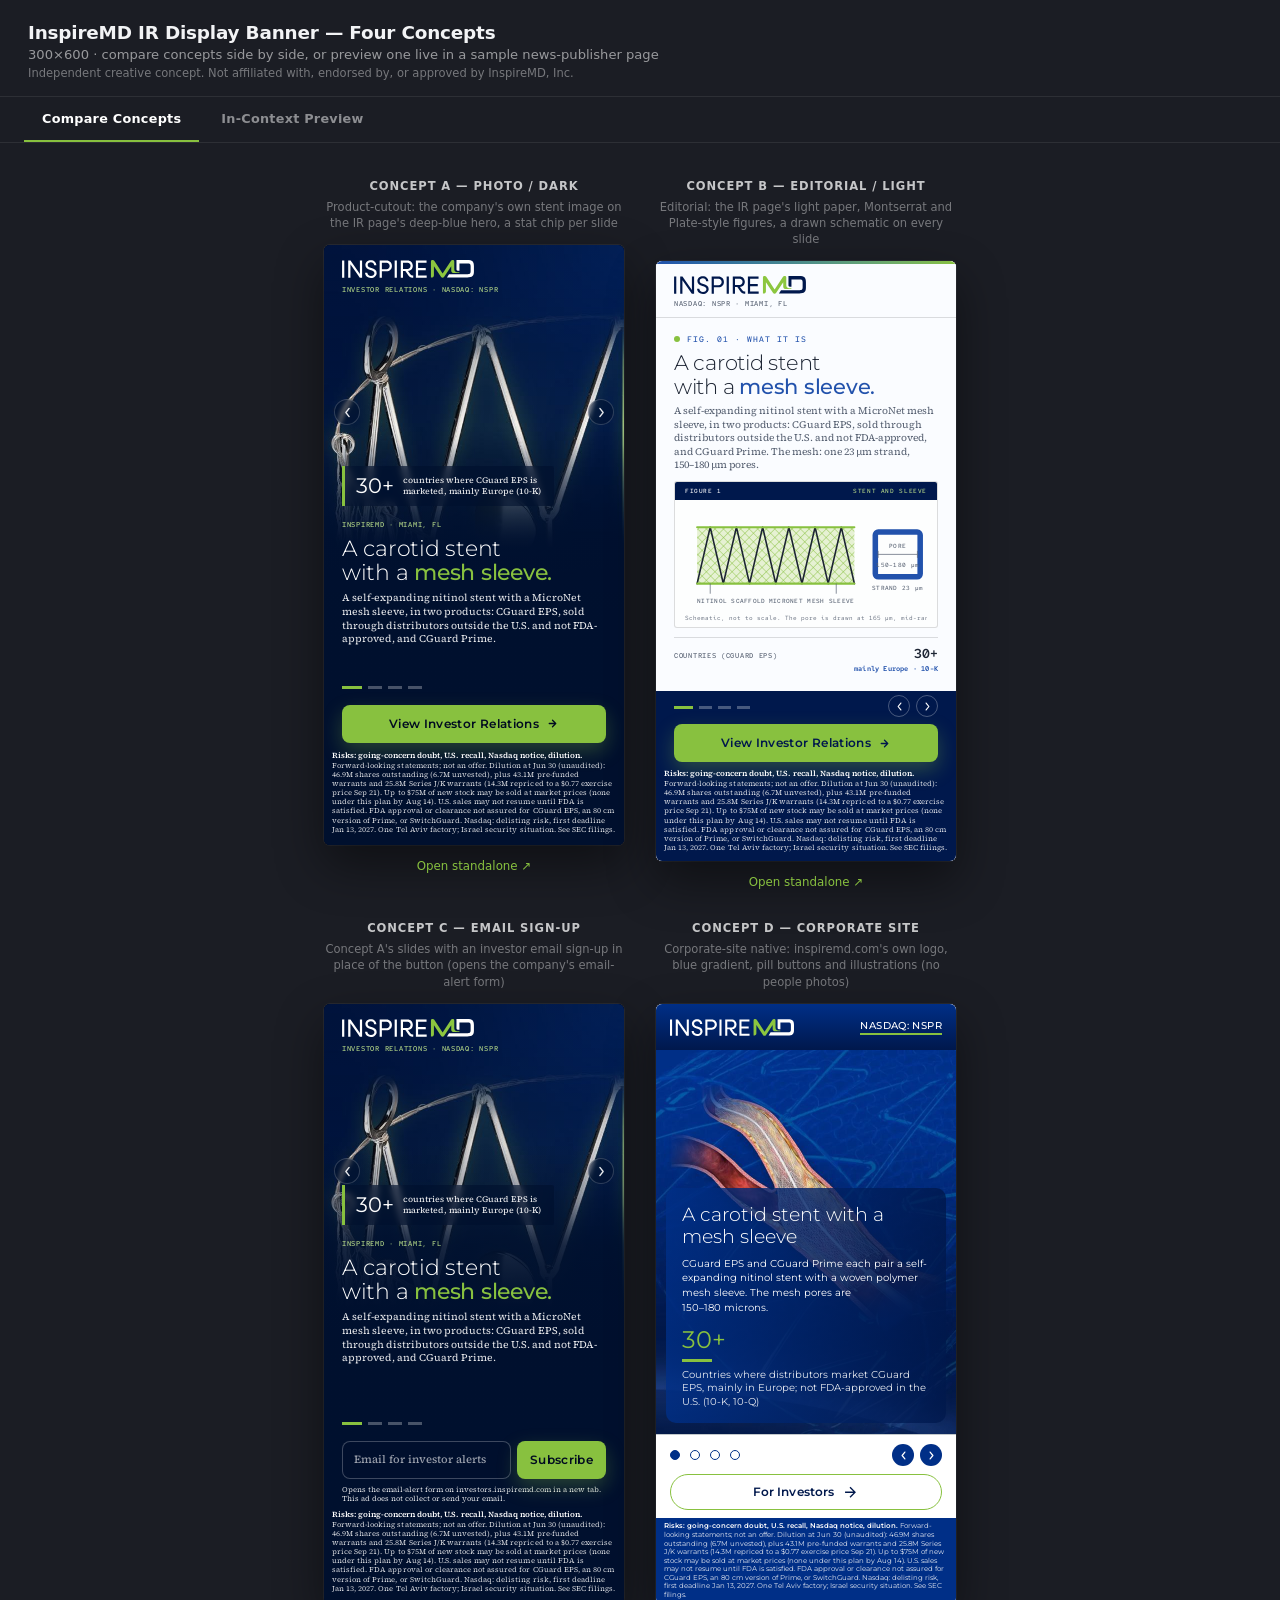
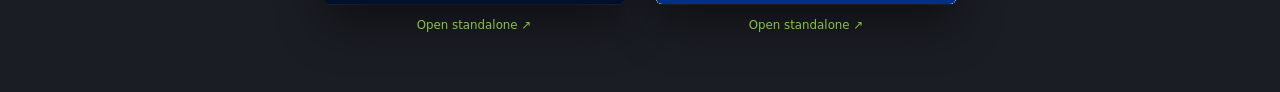
<file: index.html>
<!DOCTYPE html>
<html lang="en">
<head>
<meta name="robots" content="noindex,nofollow">
<meta charset="UTF-8">
<meta name="viewport" content="width=device-width,initial-scale=1">
<meta name="ir-banner-company" content="InspireMD, Inc.">
<link rel="icon" href="data:,">
<title>InspireMD IR Banner — Concept Comparison</title>
<style>
  :root { --ui-accent:#88C13F; }
  * { margin:0; padding:0; box-sizing:border-box; }
  html, body {
    height:100%;
    background:#1b1d24;
    font-family:-apple-system, BlinkMacSystemFont, 'Segoe UI', system-ui, sans-serif;
    color:#f2f3f5;
  }
  header {
    padding:22px 28px 16px;
    border-bottom:1px solid rgba(255,255,255,0.08);
  }
  header h1 { font-size:1.15rem; font-weight:700; letter-spacing:-0.01em; }
  header p { margin-top:4px; font-size:0.82rem; color:rgba(255,255,255,0.55); }
  header p.pitch-note { font-size:0.72rem; color:rgba(255,255,255,0.4); }

  /* ---- tabs ---- */
  .tabs {
    display:flex;
    gap:4px;
    padding:0 24px;
    border-bottom:1px solid rgba(255,255,255,0.08);
  }
  .tab-btn {
    background:none;
    border:0;
    font-family:inherit;
    color:rgba(255,255,255,0.5);
    font-size:0.8rem;
    font-weight:700;
    letter-spacing:0.02em;
    padding:14px 18px;
    cursor:pointer;
    border-bottom:2px solid transparent;
    transition:color 0.15s ease;
  }
  .tab-btn:hover { color:rgba(255,255,255,0.8); }
  .tab-btn.active { color:#fff; border-bottom-color:var(--ui-accent); }
  .tab-panel { display:none; }
  .tab-panel.active { display:block; }

  main {
    display:flex;
    flex-wrap:wrap;
    gap:32px;
    justify-content:center;
    padding:36px 24px 60px;
  }
  /* four 300px frames need about 1344px of width; below that, wrap 2 + 2 rather than 3 + 1 */
  @media (max-width:1343px) { main { max-width:700px; margin:0 auto; } }
  .col { display:flex; flex-direction:column; align-items:center; gap:14px; }
  .col h2 {
    font-size:0.72rem;
    font-weight:700;
    letter-spacing:0.08em;
    text-transform:uppercase;
    color:rgba(255,255,255,0.75);
  }
  .col .tag {
    max-width:300px;
    min-height:2.8em;
    font-size:0.72rem;
    line-height:1.4;
    text-align:center;
    color:rgba(255,255,255,0.4);
    margin-top:-8px;
  }
  .frame-wrap {
    width:300px;
    height:600px;
    border-radius:6px;
    overflow:hidden;
    box-shadow:0 20px 48px rgba(0,0,0,0.45), 0 0 0 1px rgba(255,255,255,0.06);
    background:#000;
  }
  iframe { width:300px; height:600px; border:0; display:block; }
  .col a {
    font-size:0.74rem;
    color:var(--ui-accent);
    text-decoration:none;
  }
  .col a:hover { text-decoration:underline; }

  /* ---- in-context preview panel ---- */
  .preview-intro {
    text-align:center;
    padding:28px 24px 0;
  }
  .preview-intro p {
    font-size:0.82rem;
    color:rgba(255,255,255,0.55);
    max-width:560px;
    margin:0 auto;
  }
  .concept-switch {
    display:flex;
    flex-wrap:wrap;
    gap:10px;
    justify-content:center;
    padding:18px 24px 0;
  }
  .concept-btn {
    background:rgba(255,255,255,0.06);
    border:1px solid rgba(255,255,255,0.14);
    color:rgba(255,255,255,0.65);
    font-family:inherit;
    font-size:0.76rem;
    font-weight:700;
    letter-spacing:0.02em;
    padding:9px 16px;
    border-radius:20px;
    cursor:pointer;
    transition:all 0.15s ease;
  }
  .concept-btn:hover { border-color:rgba(255,255,255,0.3); }
  .concept-btn.active { background:var(--ui-accent); border-color:var(--ui-accent); color:#0c1015; }

  .preview-wrap {
    max-width:1180px;
    margin:24px auto 12px;
    padding:0 24px;
  }
  .preview-frame-outer {
    border-radius:6px;
    overflow:hidden;
    box-shadow:0 20px 48px rgba(0,0,0,0.45), 0 0 0 1px rgba(255,255,255,0.06);
  }
  #preview-iframe {
    width:100%;
    height:950px;
    border:0;
    display:block;
    background:#fff;
  }
  .preview-footer {
    text-align:center;
    padding:14px 24px 60px;
  }
  .preview-footer a {
    font-size:0.74rem;
    color:var(--ui-accent);
    text-decoration:none;
  }
  .preview-footer a:hover { text-decoration:underline; }
</style>
</head>
<body>

<header>
  <h1>InspireMD IR Display Banner — Four Concepts</h1>
  <p>300×600 · compare concepts side by side, or preview one live in a sample news-publisher page</p>
  <p class="pitch-note">Independent creative concept. Not affiliated with, endorsed by, or approved by InspireMD, Inc.</p>
</header>

<div class="tabs">
  <button type="button" class="tab-btn active" data-tab="compare">Compare Concepts</button>
  <button type="button" class="tab-btn" data-tab="preview">In-Context Preview</button>
</div>

<section class="tab-panel active" id="tab-compare">
  <main>
    <div class="col">
      <h2>Concept A — Photo / Dark</h2>
      <span class="tag">Product-cutout: the company&#x27;s own stent image on the IR page&#x27;s deep-blue hero, a stat chip per slide</span>
      <div class="frame-wrap">
        <iframe src="concept-a-photo/index.html" title="InspireMD banner — photo concept"></iframe>
      </div>
      <a href="concept-a-photo/index.html" target="_blank" rel="noopener">Open standalone ↗</a>
    </div>

    <div class="col">
      <h2>Concept B — Editorial / Light</h2>
      <span class="tag">Editorial: the IR page&#x27;s light paper, Montserrat and Plate-style figures, a drawn schematic on every slide</span>
      <div class="frame-wrap">
        <iframe src="concept-b-editorial/index.html" title="InspireMD banner — editorial concept"></iframe>
      </div>
      <a href="concept-b-editorial/index.html" target="_blank" rel="noopener">Open standalone ↗</a>
    </div>

    <div class="col">
      <h2>Concept C — Email Sign-up</h2>
      <span class="tag">Concept A&#x27;s slides with an investor email sign-up in place of the button (opens the company&#x27;s email-alert form)</span>
      <div class="frame-wrap">
        <iframe src="concept-c-dashboard/index.html" title="InspireMD banner — email sign-up concept"></iframe>
      </div>
      <a href="concept-c-dashboard/index.html" target="_blank" rel="noopener">Open standalone ↗</a>
    </div>

    <div class="col">
      <h2>Concept D — Corporate Site</h2>
      <span class="tag">Corporate-site native: inspiremd.com&#x27;s own logo, blue gradient, pill buttons and illustrations (no people photos)</span>
      <div class="frame-wrap">
        <iframe src="concept-d-corporate/index.html" title="InspireMD banner — corporate-site concept"></iframe>
      </div>
      <a href="concept-d-corporate/index.html" target="_blank" rel="noopener">Open standalone ↗</a>
    </div>
  </main>
</section>

<section class="tab-panel" id="tab-preview">
  <div class="preview-intro">
    <p>A sample news-publisher article page with the banner dropped into the right-rail ad slot — the way it would actually sit alongside real editorial content. Switch concepts below.</p>
  </div>

  <div class="concept-switch">
    <button type="button" class="concept-btn active" data-concept="a">Concept A — Photo</button>
    <button type="button" class="concept-btn" data-concept="b">Concept B — Editorial</button>
    <button type="button" class="concept-btn" data-concept="c">Concept C — Email Sign-up</button>
    <button type="button" class="concept-btn" data-concept="d">Concept D — Corporate Site</button>
  </div>

  <div class="preview-wrap">
    <div class="preview-frame-outer">
      <iframe id="preview-iframe" src="context-preview/news.html?concept=a" title="InspireMD banner — in-context publisher preview"></iframe>
    </div>
  </div>

  <div class="preview-footer">
    <a id="preview-open-link" href="context-preview/news.html?concept=a" target="_blank" rel="noopener">Open standalone ↗</a>
  </div>
</section>

<script>
  document.querySelectorAll('.tab-btn').forEach(function (btn) {
    btn.addEventListener('click', function () {
      document.querySelectorAll('.tab-btn').forEach(function (b) { b.classList.remove('active') })
      document.querySelectorAll('.tab-panel').forEach(function (p) { p.classList.remove('active') })
      btn.classList.add('active')
      document.getElementById('tab-' + btn.dataset.tab).classList.add('active')
    })
  })

  document.querySelectorAll('.concept-btn').forEach(function (btn) {
    btn.addEventListener('click', function () {
      document.querySelectorAll('.concept-btn').forEach(function (b) { b.classList.remove('active') })
      btn.classList.add('active')
      var url = 'context-preview/news.html?concept=' + btn.dataset.concept
      document.getElementById('preview-iframe').src = url
      document.getElementById('preview-open-link').href = url
    })
  })
</script>

</body>
</html>
</file>
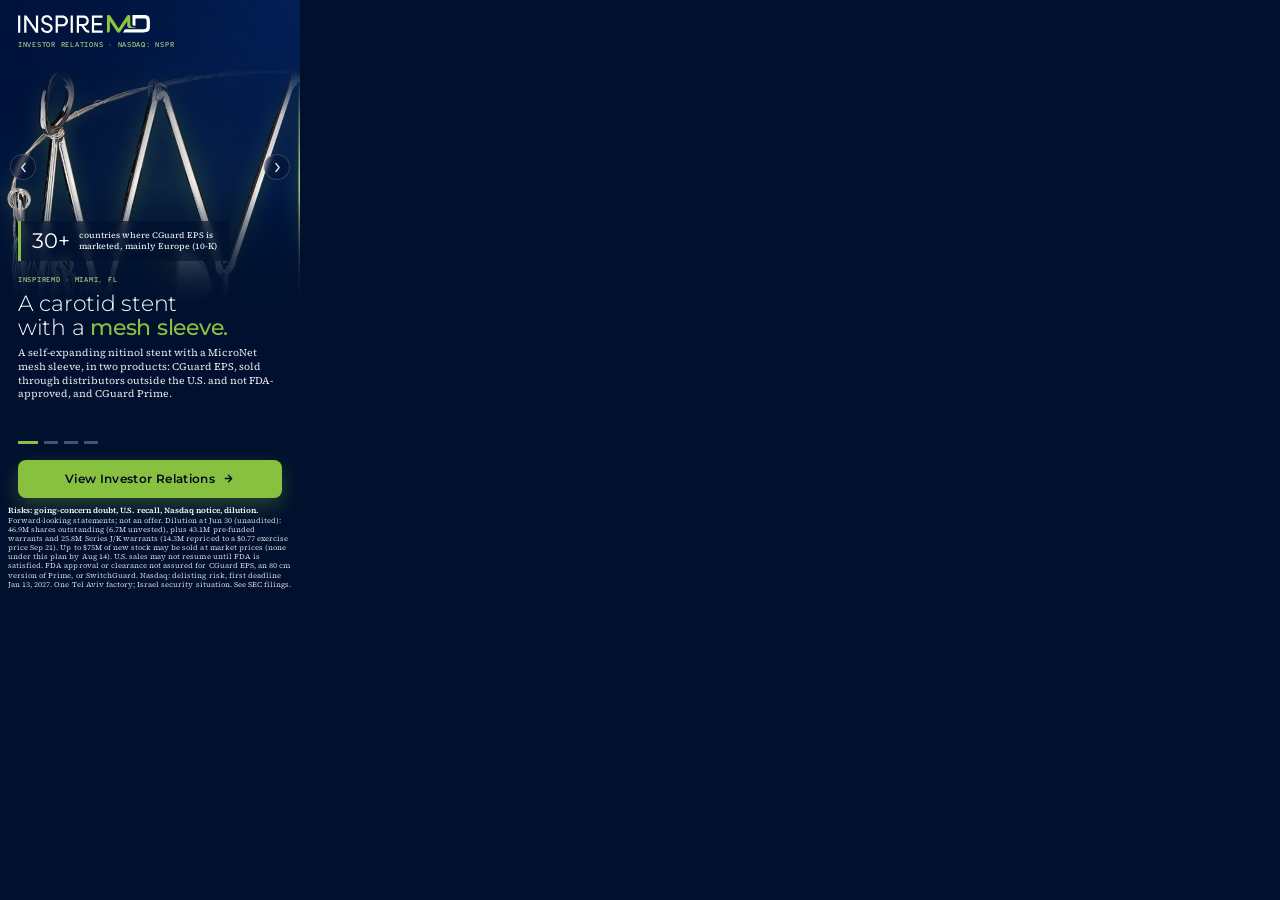
<file: concept-a-photo/index.html>
<!DOCTYPE html>
<html lang="en">
<head>
<meta name="robots" content="noindex,nofollow">
<meta charset="UTF-8">
<meta name="ad.size" content="width=300,height=600">
<meta http-equiv="X-UA-Compatible" content="IE=Edge">
<meta name="viewport" content="width=300,initial-scale=1">
<link rel="icon" href="data:,">
<title>InspireMD, Inc. — Investor Relations</title>
<link rel="preconnect" href="https://fonts.googleapis.com">
<link rel="preconnect" href="https://fonts.gstatic.com" crossorigin>
<link href="https://fonts.googleapis.com/css2?family=Montserrat:wght@300;400;500;600&amp;family=Red+Hat+Mono:wght@500;600&amp;family=Source+Serif+4:ital,opsz,wght@0,8..60,400;0,8..60,500;0,8..60,600;1,8..60,400&amp;display=swap" rel="stylesheet">
<link rel="stylesheet" href="style.css">
</head>
<body>

<!--
  InspireMD, Inc. — IR display banner, 300x600 — Concept A: Product cutout / Dark.
  Promotes: https://gracinting.github.io/inspiremd-ir-concept/#financials
  Built from the IR concept page: its deep-blue hero ground and top-right glow, green headline accent, Montserrat /
  Source Serif 4 / Red Hat Mono type, and the company's own stent image (the cutout the page shows in its product
  section; stent photos on inspiremd.com are the same file), one window of it per slide. Concept C is generated from this file (scripts/build_concept_c.py): re-run it
  after every edit here. Every figure comes from .tmp/facts.md (filings through Sep 21 2026; unaudited H1 2026).
-->

<div id="banner" aria-label="InspireMD, Inc. investor relations advertisement">

  <div id="slides">
    <!-- Slide 1 — What it is -->
    <section class="slide" data-index="0">
      <img class="slide-bg" src="assets/slide-1.jpg" alt="Close view of the CGuard stent, from the company's own image: silver nitinol struts and the MicroNet mesh sleeve, on deep blue">
      <div class="slide-scrim-top product"></div>
      <div class="slide-scrim-bottom"></div>
      <div class="slide-copy">
        <div class="mid-chip">
          <span class="chip-num">30+</span>
          <span class="chip-label">countries where CGuard EPS is<br>marketed, mainly Europe (10-K)</span>
        </div>
        <div class="copy-bottom">
          <div class="kicker">InspireMD · Miami, FL</div>
          <h1>A carotid stent<br>with a <em>mesh sleeve.</em></h1>
          <p>A self-expanding nitinol stent with a MicroNet mesh sleeve, in two products: CGuard EPS, sold through distributors outside the U.S. and not FDA-approved, and CGuard Prime.</p>
        </div>
      </div>
    </section>

    <!-- Slide 2 — Where it stands -->
    <section class="slide" data-index="1">
      <img class="slide-bg" src="assets/slide-2.jpg" alt="Close view of the CGuard stent's nitinol struts and a radiopaque marker, with the mesh sleeve behind, from the company's own image, on deep blue">
      <div class="slide-scrim-top product"></div>
      <div class="slide-scrim-bottom"></div>
      <div class="slide-copy">
        <div class="mid-chip">
          <span class="chip-num">Jun 2025</span>
          <span class="chip-label">FDA premarket approval of<br>CGuard Prime (high surgical risk)</span>
        </div>
        <div class="copy-bottom">
          <div class="kicker">Status per 10-Q · Aug 14, 2026</div>
          <h1>CGuard Prime is<br>FDA-approved.<br><em>U.S. sales paused.</em></h1>
          <p>Its 135 cm delivery system was recalled in the U.S. in May 2026 after a controlled launch showed it missed performance expectations; the stent itself was not. U.S. sales may not resume until the FDA is satisfied.</p>
        </div>
      </div>
    </section>

    <!-- Slide 3 — Evidence -->
    <section class="slide" data-index="2">
      <img class="slide-bg" src="assets/slide-3.jpg" alt="Close view of the MicroNet mesh stretched over the stent's nitinol struts, from the company's own image, on deep blue">
      <div class="slide-scrim-top product"></div>
      <div class="slide-scrim-bottom"></div>
      <div class="slide-copy">
        <div class="mid-chip">
          <span class="chip-num">316</span>
          <span class="chip-label">patients in C-GUARDIANS,<br>a pivotal trial</span>
        </div>
        <div class="copy-bottom">
          <div class="kicker">Evidence · as the 10-K reports it</div>
          <h1><em>3 of 316 patients</em><br>had a death, stroke<br>or MI by day 30.</h1>
          <p>MI is heart attack. 0.95% of all enrolled patients (intent-to-treat), in a single-arm trial of the CGuard stent: Prime in 32 of 316, CGuard EPS in the rest. Company-reported; no comparison group.</p>
        </div>
      </div>
    </section>

    <!-- Slide 4 — Financials -->
    <section class="slide" data-index="3">
      <img class="slide-bg" src="assets/slide-4.jpg" alt="Macro view of the MicroNet mesh over the stent's struts, dimmed, from the company's own image, on deep blue">
      <div class="slide-scrim-top product"></div>
      <div class="slide-scrim-bottom"></div>
      <div class="slide-copy">
        <div class="mid-chip two">
          <span class="chip-num">$8.98M</span><span class="chip-label">FY2025 revenue<br>up 28.1%</span><span class="chip-sep"></span><span class="chip-num">$48.8M</span><span class="chip-label">FY2025 net loss<br>up 52.4%</span>
        </div>
        <div class="copy-bottom">
          <div class="kicker">FY2025 · six months to Jun 30 (unaudited)</div>
          <h1>FY2025 revenue grew.<br><em>So did the loss.</em></h1>
          <p><strong>The 10-Q reports substantial doubt about the company's ability to continue as a going concern.</strong> Cash and securities: $30.4M at Jun 30 (Dec 31: $54.2M). H1 revenue $5.17M, up 56.3% (Q2 alone, down 0.4%); net loss $28.0M, from $24.3M.</p>
        </div>
      </div>
    </section>

  </div>

  <!-- Persistent chrome — sits above the rotating slides -->
  <header id="top-bar" class="reveal" data-delay="0">
    <div id="logo">
      <img class="lockup" src="assets/logo-white.svg" alt="InspireMD" width="132" height="18">
    </div>
    <div id="eyebrow">INVESTOR&nbsp;RELATIONS&nbsp;·&nbsp;NASDAQ:&nbsp;NSPR</div>
  </header>

  <button type="button" class="nav-arrow" id="arrow-prev" aria-label="Previous slide">
    <svg viewBox="0 0 16 16"><path d="M10 3 6 8l4 5" stroke="currentColor" stroke-width="1.7" fill="none" stroke-linecap="round" stroke-linejoin="round"/></svg>
  </button>
  <button type="button" class="nav-arrow" id="arrow-next" aria-label="Next slide">
    <svg viewBox="0 0 16 16"><path d="M6 3l4 5-4 5" stroke="currentColor" stroke-width="1.7" fill="none" stroke-linecap="round" stroke-linejoin="round"/></svg>
  </button>

  <div id="bottom-fixed" class="reveal" data-delay="4">
    <div id="dots" role="tablist" aria-label="Slide selector">
      <button class="dot active" data-index="0" aria-label="Slide 1: What it is"></button>
      <button class="dot" data-index="1" aria-label="Slide 2: Where it stands"></button>
      <button class="dot" data-index="2" aria-label="Slide 3: Evidence"></button>
      <button class="dot" data-index="3" aria-label="Slide 4: Financials"></button>
    </div>

    <a href="#" id="cta">
      <span>View Investor Relations</span>
      <svg viewBox="0 0 16 16" id="cta-arrow" aria-hidden="true"><path d="M4 8h8M8 4l4 4-4 4" stroke="currentColor" stroke-width="1.6" fill="none" stroke-linecap="round" stroke-linejoin="round"/></svg>
    </a>
    <p id="disclosure"><strong>Risks: going-concern doubt, U.S. recall, Nasdaq notice, dilution.</strong> Forward-looking statements; not an offer. Dilution at Jun 30 (unaudited): 46.9M shares outstanding (6.7M unvested), plus 43.1M pre-funded warrants and 25.8M Series J/K warrants (14.3M repriced to a $0.77 exercise price Sep 21). Up to $75M of new stock may be sold at market prices (none under this plan by Aug 14). U.S. sales may not resume until FDA is satisfied. FDA approval or clearance not assured for CGuard EPS, an 80 cm version of Prime, or SwitchGuard. Nasdaq: delisting risk, first deadline Jan 13, 2027. One Tel Aviv factory; Israel security situation. See SEC filings.</p>
  </div>

  <!-- Standard HTML5-ad click-tag plumbing -->
  <div id="click-tag-wrapper"></div>
</div>

<script src="script.js"></script>
</body>
</html>
</file>
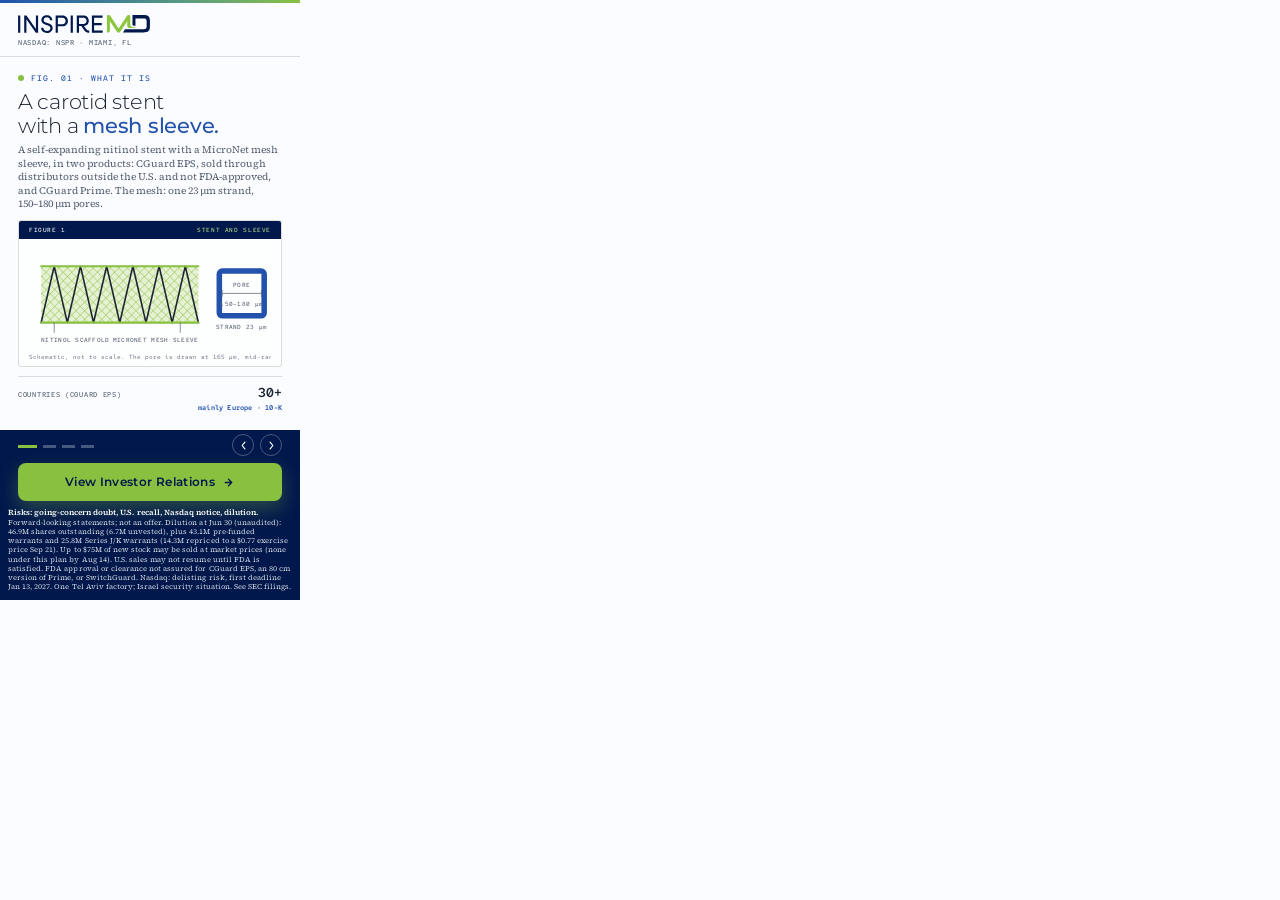
<file: concept-b-editorial/index.html>
<!DOCTYPE html>
<html lang="en">
<head>
<meta name="robots" content="noindex,nofollow">
<meta charset="UTF-8">
<meta name="ad.size" content="width=300,height=600">
<meta http-equiv="X-UA-Compatible" content="IE=Edge">
<meta name="viewport" content="width=300,initial-scale=1">
<link rel="icon" href="data:,">
<title>InspireMD, Inc. — Investor Overview</title>
<link rel="preconnect" href="https://fonts.googleapis.com">
<link rel="preconnect" href="https://fonts.gstatic.com" crossorigin>
<link href="https://fonts.googleapis.com/css2?family=Montserrat:wght@300;400;500;600&amp;family=Red+Hat+Mono:wght@400;500;600&amp;family=Source+Serif+4:ital,opsz,wght@0,8..60,400;0,8..60,500;0,8..60,600;1,8..60,400&amp;display=swap" rel="stylesheet">
<link rel="stylesheet" href="style.css">
</head>
<body>

<!--
  InspireMD, Inc. — IR display banner, 300x600 — Concept B: Editorial / Light.
  Promotes: https://gracinting.github.io/inspiremd-ir-concept/#financials
  Built from the IR concept page's light stock: paper and tint grounds, Montserrat headlines, Source Serif 4 body, Red Hat Mono
  captions, its "Plate" look, and its tag language (green = approval, outline = filing, solid blue = in trial, ringed dark = a
  matter covered under disclosures). Figure 3 is a 316-dot unit chart; Figure 4's bar width = value x scale (see .tmp/gen_b.py
  and audit_numbers.py). Every figure comes from .tmp/facts.md.
-->

<div id="banner" aria-label="InspireMD, Inc. investor relations advertisement">

  <svg width="0" height="0" style="position:absolute" aria-hidden="true" focusable="false">
    <defs>
      <pattern id="meshp" width="6" height="6" patternUnits="userSpaceOnUse" patternTransform="rotate(45)">
        <rect width="6" height="6" fill="#e6f1d3"/><path d="M0 0H6M0 0V6" stroke="#88c13f" stroke-width="0.9" fill="none"/>
      </pattern>
    </defs>
  </svg>

  <div id="top-rule"></div>

  <header id="top-bar" class="reveal" data-delay="0">
    <div id="logo"><img class="lockup" src="assets/logo.svg" alt="InspireMD" width="132" height="18"></div>
    <div id="masthead">NASDAQ:&nbsp;NSPR&nbsp;·&nbsp;MIAMI,&nbsp;FL</div>
  </header>

  <div id="slides">
    <!-- Slide 1 -->
    <section class="slide" data-index="0">
      <div class="slide-copy">
        <p class="eyebrow">Fig. 01 · What it is</p>
        <h1>A carotid stent<br>with a <em>mesh sleeve.</em></h1>
        <p class="lead">A self-expanding nitinol stent with a MicroNet mesh sleeve, in two products: CGuard EPS, sold through distributors outside the U.S. and not FDA-approved, and CGuard Prime. The mesh: one 23 µm strand, <span class="nw">150–180 µm</span> pores.</p>

        <figure class="fig-card">
          <div class="fig-bar"><span>Figure 1</span><span>Stent and sleeve</span></div>
          <div class="fig-body">
            <svg viewBox="0 0 240 116" role="img" aria-label="Stent and sleeve">
              <rect class="fig-sleeve" x="12" y="20" width="156" height="56" rx="3"/>
              <polyline class="fig-strut" points="12,76 25,20 38,76 51,20 64,76 77,20 90,76 103,20 116,76 129,20 142,76 155,20 168,76"/>
              <path class="fig-rail-line" d="M12 20 H168 M12 76 H168"/>
              <path class="fig-lead" d="M25 76 V86 M150 76 V86"/>
              <text class="fig-cap" x="12" y="95">NITINOL SCAFFOLD</text>
              <text class="fig-cap" x="168" y="95" text-anchor="end">MICRONET MESH SLEEVE</text>
              <rect class="fig-pore" x="188.75" y="24.75" width="44.5" height="44.5" rx="3"/>
              <path class="fig-dim" d="M191.5 47 H230.5 M191.5 43.5 V50.5 M230.5 43.5 V50.5"/>
              <text class="fig-cap" x="211" y="41" text-anchor="middle">PORE</text>
              <text class="fig-cap" x="211" y="60" text-anchor="middle">150–180 µm</text>
              <text class="fig-cap" x="211" y="82" text-anchor="middle">STRAND 23 µm</text>
              <text class="fig-note" x="0" y="112">Schematic, not to scale. The pore is drawn at 165 µm, mid-range.</text>
            </svg>
          </div>
        </figure>

        <dl class="kf"><dt>Countries (CGuard EPS)</dt><dd>30+ <em>mainly Europe · 10-K</em></dd></dl>
      </div>
    </section>

    <!-- Slide 2 -->
    <section class="slide" data-index="1">
      <div class="slide-copy">
        <p class="eyebrow">Fig. 02 · Status per 10-Q, Aug 14, 2026</p>
        <h1>CGuard Prime is<br>FDA-approved.<br><em>U.S. sales paused.</em></h1>
        <p class="lead">Its 135 cm delivery system was recalled in the U.S. in May 2026 after a controlled launch showed it missed performance expectations; the stent itself was not. U.S. sales may not resume until the FDA is satisfied.</p>

        <figure class="fig-card">
          <div class="fig-bar"><span>Figure 2</span><span>Where each stands</span></div>
          <div class="fig-body">
            <svg viewBox="0 0 240 108" role="img" aria-label="Where each stands">
              <text class="fig-name" x="0" y="14">CGuard EPS</text>
              <text class="fig-sub" x="0" y="25">Sold outside the U.S.; FDA PMA submitted Q1 2026</text>
              <rect class="tag tag-file" x="176" y="8" width="62" height="11" rx="5.5"/><text class="tag-t tag-t-file" x="207.0" y="15.7" text-anchor="middle">SUBMITTED</text>
              <path class="fig-sep" d="M0 35 H240"/>
              <text class="fig-name" x="0" y="50">CGuard Prime</text>
              <text class="fig-sub" x="0" y="61">PMA approved Jun 23, 2025; U.S. sales paused</text>
              <rect class="tag tag-ok" x="172" y="41" width="66" height="11" rx="5.5"/><text class="tag-t tag-t-ok" x="205.0" y="48.7" text-anchor="middle">APPROVED</text>
              <rect class="tag tag-ring" x="172" y="55" width="66" height="11" rx="5.5"/><text class="tag-t tag-t-ring" x="205.0" y="62.7" text-anchor="middle">135 cm RECALL</text>
              <path class="fig-sep" d="M0 71 H240"/>
              <text class="fig-name" x="0" y="86">SwitchGuard NPS</text>
              <text class="fig-sub" x="0" y="97">In the CGUARDIANS III pivotal trial; not approved</text>
              <rect class="tag tag-trial" x="186" y="80" width="52" height="11" rx="5.5"/><text class="tag-t tag-t-trial" x="212.0" y="87.7" text-anchor="middle">IN TRIAL</text>
            </svg>
          </div>
        </figure>

        <dl class="kf"><dt>CGuard Prime PMA</dt><dd>Jun 23, 2025 <em>for high-surgical-risk patients;<br>U.S. sales paused</em></dd></dl>
      </div>
    </section>

    <!-- Slide 3 -->
    <section class="slide" data-index="2">
      <div class="slide-copy">
        <p class="eyebrow">Fig. 03 · C-GUARDIANS, per the 10-K</p>
        <h1><em>3 of 316 patients</em><br>had a death, stroke<br>or MI by day 30.</h1>
        <p class="lead">MI is heart attack. 0.95% of all enrolled patients (intent-to-treat), in a single-arm trial of the CGuard stent: Prime in 32 of 316, CGuard EPS in the rest. Company-reported; no comparison group.</p>

        <figure class="fig-card">
          <div class="fig-bar"><span>Figure 3</span><span>316 patients, one dot each</span></div>
          <div class="fig-body">
            <svg viewBox="0 0 240 118" role="img" aria-label="316 patients, one dot each">
              <circle class="pt ev" cx="8.0" cy="7.0" r="3.1"/>
              <circle class="pt ev" cx="16.2" cy="7.0" r="3.1"/>
              <circle class="pt ev" cx="24.4" cy="7.0" r="3.1"/>
              <circle class="pt" cx="32.6" cy="7.0" r="2.55"/>
              <circle class="pt" cx="40.8" cy="7.0" r="2.55"/>
              <circle class="pt" cx="49.0" cy="7.0" r="2.55"/>
              <circle class="pt" cx="57.2" cy="7.0" r="2.55"/>
              <circle class="pt" cx="65.4" cy="7.0" r="2.55"/>
              <circle class="pt" cx="73.6" cy="7.0" r="2.55"/>
              <circle class="pt" cx="81.8" cy="7.0" r="2.55"/>
              <circle class="pt" cx="90.0" cy="7.0" r="2.55"/>
              <circle class="pt" cx="98.2" cy="7.0" r="2.55"/>
              <circle class="pt" cx="106.4" cy="7.0" r="2.55"/>
              <circle class="pt" cx="114.6" cy="7.0" r="2.55"/>
              <circle class="pt" cx="122.8" cy="7.0" r="2.55"/>
              <circle class="pt" cx="131.0" cy="7.0" r="2.55"/>
              <circle class="pt" cx="139.2" cy="7.0" r="2.55"/>
              <circle class="pt" cx="147.4" cy="7.0" r="2.55"/>
              <circle class="pt" cx="155.6" cy="7.0" r="2.55"/>
              <circle class="pt" cx="163.8" cy="7.0" r="2.55"/>
              <circle class="pt" cx="172.0" cy="7.0" r="2.55"/>
              <circle class="pt" cx="180.2" cy="7.0" r="2.55"/>
              <circle class="pt" cx="188.4" cy="7.0" r="2.55"/>
              <circle class="pt" cx="196.6" cy="7.0" r="2.55"/>
              <circle class="pt" cx="204.8" cy="7.0" r="2.55"/>
              <circle class="pt" cx="213.0" cy="7.0" r="2.55"/>
              <circle class="pt" cx="221.2" cy="7.0" r="2.55"/>
              <circle class="pt" cx="229.4" cy="7.0" r="2.55"/>
              <circle class="pt" cx="8.0" cy="14.8" r="2.55"/>
              <circle class="pt" cx="16.2" cy="14.8" r="2.55"/>
              <circle class="pt" cx="24.4" cy="14.8" r="2.55"/>
              <circle class="pt" cx="32.6" cy="14.8" r="2.55"/>
              <circle class="pt" cx="40.8" cy="14.8" r="2.55"/>
              <circle class="pt" cx="49.0" cy="14.8" r="2.55"/>
              <circle class="pt" cx="57.2" cy="14.8" r="2.55"/>
              <circle class="pt" cx="65.4" cy="14.8" r="2.55"/>
              <circle class="pt" cx="73.6" cy="14.8" r="2.55"/>
              <circle class="pt" cx="81.8" cy="14.8" r="2.55"/>
              <circle class="pt" cx="90.0" cy="14.8" r="2.55"/>
              <circle class="pt" cx="98.2" cy="14.8" r="2.55"/>
              <circle class="pt" cx="106.4" cy="14.8" r="2.55"/>
              <circle class="pt" cx="114.6" cy="14.8" r="2.55"/>
              <circle class="pt" cx="122.8" cy="14.8" r="2.55"/>
              <circle class="pt" cx="131.0" cy="14.8" r="2.55"/>
              <circle class="pt" cx="139.2" cy="14.8" r="2.55"/>
              <circle class="pt" cx="147.4" cy="14.8" r="2.55"/>
              <circle class="pt" cx="155.6" cy="14.8" r="2.55"/>
              <circle class="pt" cx="163.8" cy="14.8" r="2.55"/>
              <circle class="pt" cx="172.0" cy="14.8" r="2.55"/>
              <circle class="pt" cx="180.2" cy="14.8" r="2.55"/>
              <circle class="pt" cx="188.4" cy="14.8" r="2.55"/>
              <circle class="pt" cx="196.6" cy="14.8" r="2.55"/>
              <circle class="pt" cx="204.8" cy="14.8" r="2.55"/>
              <circle class="pt" cx="213.0" cy="14.8" r="2.55"/>
              <circle class="pt" cx="221.2" cy="14.8" r="2.55"/>
              <circle class="pt" cx="229.4" cy="14.8" r="2.55"/>
              <circle class="pt" cx="8.0" cy="22.6" r="2.55"/>
              <circle class="pt" cx="16.2" cy="22.6" r="2.55"/>
              <circle class="pt" cx="24.4" cy="22.6" r="2.55"/>
              <circle class="pt" cx="32.6" cy="22.6" r="2.55"/>
              <circle class="pt" cx="40.8" cy="22.6" r="2.55"/>
              <circle class="pt" cx="49.0" cy="22.6" r="2.55"/>
              <circle class="pt" cx="57.2" cy="22.6" r="2.55"/>
              <circle class="pt" cx="65.4" cy="22.6" r="2.55"/>
              <circle class="pt" cx="73.6" cy="22.6" r="2.55"/>
              <circle class="pt" cx="81.8" cy="22.6" r="2.55"/>
              <circle class="pt" cx="90.0" cy="22.6" r="2.55"/>
              <circle class="pt" cx="98.2" cy="22.6" r="2.55"/>
              <circle class="pt" cx="106.4" cy="22.6" r="2.55"/>
              <circle class="pt" cx="114.6" cy="22.6" r="2.55"/>
              <circle class="pt" cx="122.8" cy="22.6" r="2.55"/>
              <circle class="pt" cx="131.0" cy="22.6" r="2.55"/>
              <circle class="pt" cx="139.2" cy="22.6" r="2.55"/>
              <circle class="pt" cx="147.4" cy="22.6" r="2.55"/>
              <circle class="pt" cx="155.6" cy="22.6" r="2.55"/>
              <circle class="pt" cx="163.8" cy="22.6" r="2.55"/>
              <circle class="pt" cx="172.0" cy="22.6" r="2.55"/>
              <circle class="pt" cx="180.2" cy="22.6" r="2.55"/>
              <circle class="pt" cx="188.4" cy="22.6" r="2.55"/>
              <circle class="pt" cx="196.6" cy="22.6" r="2.55"/>
              <circle class="pt" cx="204.8" cy="22.6" r="2.55"/>
              <circle class="pt" cx="213.0" cy="22.6" r="2.55"/>
              <circle class="pt" cx="221.2" cy="22.6" r="2.55"/>
              <circle class="pt" cx="229.4" cy="22.6" r="2.55"/>
              <circle class="pt" cx="8.0" cy="30.4" r="2.55"/>
              <circle class="pt" cx="16.2" cy="30.4" r="2.55"/>
              <circle class="pt" cx="24.4" cy="30.4" r="2.55"/>
              <circle class="pt" cx="32.6" cy="30.4" r="2.55"/>
              <circle class="pt" cx="40.8" cy="30.4" r="2.55"/>
              <circle class="pt" cx="49.0" cy="30.4" r="2.55"/>
              <circle class="pt" cx="57.2" cy="30.4" r="2.55"/>
              <circle class="pt" cx="65.4" cy="30.4" r="2.55"/>
              <circle class="pt" cx="73.6" cy="30.4" r="2.55"/>
              <circle class="pt" cx="81.8" cy="30.4" r="2.55"/>
              <circle class="pt" cx="90.0" cy="30.4" r="2.55"/>
              <circle class="pt" cx="98.2" cy="30.4" r="2.55"/>
              <circle class="pt" cx="106.4" cy="30.4" r="2.55"/>
              <circle class="pt" cx="114.6" cy="30.4" r="2.55"/>
              <circle class="pt" cx="122.8" cy="30.4" r="2.55"/>
              <circle class="pt" cx="131.0" cy="30.4" r="2.55"/>
              <circle class="pt" cx="139.2" cy="30.4" r="2.55"/>
              <circle class="pt" cx="147.4" cy="30.4" r="2.55"/>
              <circle class="pt" cx="155.6" cy="30.4" r="2.55"/>
              <circle class="pt" cx="163.8" cy="30.4" r="2.55"/>
              <circle class="pt" cx="172.0" cy="30.4" r="2.55"/>
              <circle class="pt" cx="180.2" cy="30.4" r="2.55"/>
              <circle class="pt" cx="188.4" cy="30.4" r="2.55"/>
              <circle class="pt" cx="196.6" cy="30.4" r="2.55"/>
              <circle class="pt" cx="204.8" cy="30.4" r="2.55"/>
              <circle class="pt" cx="213.0" cy="30.4" r="2.55"/>
              <circle class="pt" cx="221.2" cy="30.4" r="2.55"/>
              <circle class="pt" cx="229.4" cy="30.4" r="2.55"/>
              <circle class="pt" cx="8.0" cy="38.2" r="2.55"/>
              <circle class="pt" cx="16.2" cy="38.2" r="2.55"/>
              <circle class="pt" cx="24.4" cy="38.2" r="2.55"/>
              <circle class="pt" cx="32.6" cy="38.2" r="2.55"/>
              <circle class="pt" cx="40.8" cy="38.2" r="2.55"/>
              <circle class="pt" cx="49.0" cy="38.2" r="2.55"/>
              <circle class="pt" cx="57.2" cy="38.2" r="2.55"/>
              <circle class="pt" cx="65.4" cy="38.2" r="2.55"/>
              <circle class="pt" cx="73.6" cy="38.2" r="2.55"/>
              <circle class="pt" cx="81.8" cy="38.2" r="2.55"/>
              <circle class="pt" cx="90.0" cy="38.2" r="2.55"/>
              <circle class="pt" cx="98.2" cy="38.2" r="2.55"/>
              <circle class="pt" cx="106.4" cy="38.2" r="2.55"/>
              <circle class="pt" cx="114.6" cy="38.2" r="2.55"/>
              <circle class="pt" cx="122.8" cy="38.2" r="2.55"/>
              <circle class="pt" cx="131.0" cy="38.2" r="2.55"/>
              <circle class="pt" cx="139.2" cy="38.2" r="2.55"/>
              <circle class="pt" cx="147.4" cy="38.2" r="2.55"/>
              <circle class="pt" cx="155.6" cy="38.2" r="2.55"/>
              <circle class="pt" cx="163.8" cy="38.2" r="2.55"/>
              <circle class="pt" cx="172.0" cy="38.2" r="2.55"/>
              <circle class="pt" cx="180.2" cy="38.2" r="2.55"/>
              <circle class="pt" cx="188.4" cy="38.2" r="2.55"/>
              <circle class="pt" cx="196.6" cy="38.2" r="2.55"/>
              <circle class="pt" cx="204.8" cy="38.2" r="2.55"/>
              <circle class="pt" cx="213.0" cy="38.2" r="2.55"/>
              <circle class="pt" cx="221.2" cy="38.2" r="2.55"/>
              <circle class="pt" cx="229.4" cy="38.2" r="2.55"/>
              <circle class="pt" cx="8.0" cy="46.0" r="2.55"/>
              <circle class="pt" cx="16.2" cy="46.0" r="2.55"/>
              <circle class="pt" cx="24.4" cy="46.0" r="2.55"/>
              <circle class="pt" cx="32.6" cy="46.0" r="2.55"/>
              <circle class="pt" cx="40.8" cy="46.0" r="2.55"/>
              <circle class="pt" cx="49.0" cy="46.0" r="2.55"/>
              <circle class="pt" cx="57.2" cy="46.0" r="2.55"/>
              <circle class="pt" cx="65.4" cy="46.0" r="2.55"/>
              <circle class="pt" cx="73.6" cy="46.0" r="2.55"/>
              <circle class="pt" cx="81.8" cy="46.0" r="2.55"/>
              <circle class="pt" cx="90.0" cy="46.0" r="2.55"/>
              <circle class="pt" cx="98.2" cy="46.0" r="2.55"/>
              <circle class="pt" cx="106.4" cy="46.0" r="2.55"/>
              <circle class="pt" cx="114.6" cy="46.0" r="2.55"/>
              <circle class="pt" cx="122.8" cy="46.0" r="2.55"/>
              <circle class="pt" cx="131.0" cy="46.0" r="2.55"/>
              <circle class="pt" cx="139.2" cy="46.0" r="2.55"/>
              <circle class="pt" cx="147.4" cy="46.0" r="2.55"/>
              <circle class="pt" cx="155.6" cy="46.0" r="2.55"/>
              <circle class="pt" cx="163.8" cy="46.0" r="2.55"/>
              <circle class="pt" cx="172.0" cy="46.0" r="2.55"/>
              <circle class="pt" cx="180.2" cy="46.0" r="2.55"/>
              <circle class="pt" cx="188.4" cy="46.0" r="2.55"/>
              <circle class="pt" cx="196.6" cy="46.0" r="2.55"/>
              <circle class="pt" cx="204.8" cy="46.0" r="2.55"/>
              <circle class="pt" cx="213.0" cy="46.0" r="2.55"/>
              <circle class="pt" cx="221.2" cy="46.0" r="2.55"/>
              <circle class="pt" cx="229.4" cy="46.0" r="2.55"/>
              <circle class="pt" cx="8.0" cy="53.8" r="2.55"/>
              <circle class="pt" cx="16.2" cy="53.8" r="2.55"/>
              <circle class="pt" cx="24.4" cy="53.8" r="2.55"/>
              <circle class="pt" cx="32.6" cy="53.8" r="2.55"/>
              <circle class="pt" cx="40.8" cy="53.8" r="2.55"/>
              <circle class="pt" cx="49.0" cy="53.8" r="2.55"/>
              <circle class="pt" cx="57.2" cy="53.8" r="2.55"/>
              <circle class="pt" cx="65.4" cy="53.8" r="2.55"/>
              <circle class="pt" cx="73.6" cy="53.8" r="2.55"/>
              <circle class="pt" cx="81.8" cy="53.8" r="2.55"/>
              <circle class="pt" cx="90.0" cy="53.8" r="2.55"/>
              <circle class="pt" cx="98.2" cy="53.8" r="2.55"/>
              <circle class="pt" cx="106.4" cy="53.8" r="2.55"/>
              <circle class="pt" cx="114.6" cy="53.8" r="2.55"/>
              <circle class="pt" cx="122.8" cy="53.8" r="2.55"/>
              <circle class="pt" cx="131.0" cy="53.8" r="2.55"/>
              <circle class="pt" cx="139.2" cy="53.8" r="2.55"/>
              <circle class="pt" cx="147.4" cy="53.8" r="2.55"/>
              <circle class="pt" cx="155.6" cy="53.8" r="2.55"/>
              <circle class="pt" cx="163.8" cy="53.8" r="2.55"/>
              <circle class="pt" cx="172.0" cy="53.8" r="2.55"/>
              <circle class="pt" cx="180.2" cy="53.8" r="2.55"/>
              <circle class="pt" cx="188.4" cy="53.8" r="2.55"/>
              <circle class="pt" cx="196.6" cy="53.8" r="2.55"/>
              <circle class="pt" cx="204.8" cy="53.8" r="2.55"/>
              <circle class="pt" cx="213.0" cy="53.8" r="2.55"/>
              <circle class="pt" cx="221.2" cy="53.8" r="2.55"/>
              <circle class="pt" cx="229.4" cy="53.8" r="2.55"/>
              <circle class="pt" cx="8.0" cy="61.6" r="2.55"/>
              <circle class="pt" cx="16.2" cy="61.6" r="2.55"/>
              <circle class="pt" cx="24.4" cy="61.6" r="2.55"/>
              <circle class="pt" cx="32.6" cy="61.6" r="2.55"/>
              <circle class="pt" cx="40.8" cy="61.6" r="2.55"/>
              <circle class="pt" cx="49.0" cy="61.6" r="2.55"/>
              <circle class="pt" cx="57.2" cy="61.6" r="2.55"/>
              <circle class="pt" cx="65.4" cy="61.6" r="2.55"/>
              <circle class="pt" cx="73.6" cy="61.6" r="2.55"/>
              <circle class="pt" cx="81.8" cy="61.6" r="2.55"/>
              <circle class="pt" cx="90.0" cy="61.6" r="2.55"/>
              <circle class="pt" cx="98.2" cy="61.6" r="2.55"/>
              <circle class="pt" cx="106.4" cy="61.6" r="2.55"/>
              <circle class="pt" cx="114.6" cy="61.6" r="2.55"/>
              <circle class="pt" cx="122.8" cy="61.6" r="2.55"/>
              <circle class="pt" cx="131.0" cy="61.6" r="2.55"/>
              <circle class="pt" cx="139.2" cy="61.6" r="2.55"/>
              <circle class="pt" cx="147.4" cy="61.6" r="2.55"/>
              <circle class="pt" cx="155.6" cy="61.6" r="2.55"/>
              <circle class="pt" cx="163.8" cy="61.6" r="2.55"/>
              <circle class="pt" cx="172.0" cy="61.6" r="2.55"/>
              <circle class="pt" cx="180.2" cy="61.6" r="2.55"/>
              <circle class="pt" cx="188.4" cy="61.6" r="2.55"/>
              <circle class="pt" cx="196.6" cy="61.6" r="2.55"/>
              <circle class="pt" cx="204.8" cy="61.6" r="2.55"/>
              <circle class="pt" cx="213.0" cy="61.6" r="2.55"/>
              <circle class="pt" cx="221.2" cy="61.6" r="2.55"/>
              <circle class="pt" cx="229.4" cy="61.6" r="2.55"/>
              <circle class="pt" cx="8.0" cy="69.4" r="2.55"/>
              <circle class="pt" cx="16.2" cy="69.4" r="2.55"/>
              <circle class="pt" cx="24.4" cy="69.4" r="2.55"/>
              <circle class="pt" cx="32.6" cy="69.4" r="2.55"/>
              <circle class="pt" cx="40.8" cy="69.4" r="2.55"/>
              <circle class="pt" cx="49.0" cy="69.4" r="2.55"/>
              <circle class="pt" cx="57.2" cy="69.4" r="2.55"/>
              <circle class="pt" cx="65.4" cy="69.4" r="2.55"/>
              <circle class="pt" cx="73.6" cy="69.4" r="2.55"/>
              <circle class="pt" cx="81.8" cy="69.4" r="2.55"/>
              <circle class="pt" cx="90.0" cy="69.4" r="2.55"/>
              <circle class="pt" cx="98.2" cy="69.4" r="2.55"/>
              <circle class="pt" cx="106.4" cy="69.4" r="2.55"/>
              <circle class="pt" cx="114.6" cy="69.4" r="2.55"/>
              <circle class="pt" cx="122.8" cy="69.4" r="2.55"/>
              <circle class="pt" cx="131.0" cy="69.4" r="2.55"/>
              <circle class="pt" cx="139.2" cy="69.4" r="2.55"/>
              <circle class="pt" cx="147.4" cy="69.4" r="2.55"/>
              <circle class="pt" cx="155.6" cy="69.4" r="2.55"/>
              <circle class="pt" cx="163.8" cy="69.4" r="2.55"/>
              <circle class="pt" cx="172.0" cy="69.4" r="2.55"/>
              <circle class="pt" cx="180.2" cy="69.4" r="2.55"/>
              <circle class="pt" cx="188.4" cy="69.4" r="2.55"/>
              <circle class="pt" cx="196.6" cy="69.4" r="2.55"/>
              <circle class="pt" cx="204.8" cy="69.4" r="2.55"/>
              <circle class="pt" cx="213.0" cy="69.4" r="2.55"/>
              <circle class="pt" cx="221.2" cy="69.4" r="2.55"/>
              <circle class="pt" cx="229.4" cy="69.4" r="2.55"/>
              <circle class="pt" cx="8.0" cy="77.2" r="2.55"/>
              <circle class="pt" cx="16.2" cy="77.2" r="2.55"/>
              <circle class="pt" cx="24.4" cy="77.2" r="2.55"/>
              <circle class="pt" cx="32.6" cy="77.2" r="2.55"/>
              <circle class="pt" cx="40.8" cy="77.2" r="2.55"/>
              <circle class="pt" cx="49.0" cy="77.2" r="2.55"/>
              <circle class="pt" cx="57.2" cy="77.2" r="2.55"/>
              <circle class="pt" cx="65.4" cy="77.2" r="2.55"/>
              <circle class="pt" cx="73.6" cy="77.2" r="2.55"/>
              <circle class="pt" cx="81.8" cy="77.2" r="2.55"/>
              <circle class="pt" cx="90.0" cy="77.2" r="2.55"/>
              <circle class="pt" cx="98.2" cy="77.2" r="2.55"/>
              <circle class="pt" cx="106.4" cy="77.2" r="2.55"/>
              <circle class="pt" cx="114.6" cy="77.2" r="2.55"/>
              <circle class="pt" cx="122.8" cy="77.2" r="2.55"/>
              <circle class="pt" cx="131.0" cy="77.2" r="2.55"/>
              <circle class="pt" cx="139.2" cy="77.2" r="2.55"/>
              <circle class="pt" cx="147.4" cy="77.2" r="2.55"/>
              <circle class="pt" cx="155.6" cy="77.2" r="2.55"/>
              <circle class="pt" cx="163.8" cy="77.2" r="2.55"/>
              <circle class="pt" cx="172.0" cy="77.2" r="2.55"/>
              <circle class="pt" cx="180.2" cy="77.2" r="2.55"/>
              <circle class="pt" cx="188.4" cy="77.2" r="2.55"/>
              <circle class="pt" cx="196.6" cy="77.2" r="2.55"/>
              <circle class="pt" cx="204.8" cy="77.2" r="2.55"/>
              <circle class="pt" cx="213.0" cy="77.2" r="2.55"/>
              <circle class="pt" cx="221.2" cy="77.2" r="2.55"/>
              <circle class="pt" cx="229.4" cy="77.2" r="2.55"/>
              <circle class="pt" cx="8.0" cy="85.0" r="2.55"/>
              <circle class="pt" cx="16.2" cy="85.0" r="2.55"/>
              <circle class="pt" cx="24.4" cy="85.0" r="2.55"/>
              <circle class="pt" cx="32.6" cy="85.0" r="2.55"/>
              <circle class="pt" cx="40.8" cy="85.0" r="2.55"/>
              <circle class="pt" cx="49.0" cy="85.0" r="2.55"/>
              <circle class="pt" cx="57.2" cy="85.0" r="2.55"/>
              <circle class="pt" cx="65.4" cy="85.0" r="2.55"/>
              <circle class="pt" cx="73.6" cy="85.0" r="2.55"/>
              <circle class="pt" cx="81.8" cy="85.0" r="2.55"/>
              <circle class="pt" cx="90.0" cy="85.0" r="2.55"/>
              <circle class="pt" cx="98.2" cy="85.0" r="2.55"/>
              <circle class="pt" cx="106.4" cy="85.0" r="2.55"/>
              <circle class="pt" cx="114.6" cy="85.0" r="2.55"/>
              <circle class="pt" cx="122.8" cy="85.0" r="2.55"/>
              <circle class="pt" cx="131.0" cy="85.0" r="2.55"/>
              <circle class="pt" cx="139.2" cy="85.0" r="2.55"/>
              <circle class="pt" cx="147.4" cy="85.0" r="2.55"/>
              <circle class="pt" cx="155.6" cy="85.0" r="2.55"/>
              <circle class="pt" cx="163.8" cy="85.0" r="2.55"/>
              <circle class="pt" cx="172.0" cy="85.0" r="2.55"/>
              <circle class="pt" cx="180.2" cy="85.0" r="2.55"/>
              <circle class="pt" cx="188.4" cy="85.0" r="2.55"/>
              <circle class="pt" cx="196.6" cy="85.0" r="2.55"/>
              <circle class="pt" cx="204.8" cy="85.0" r="2.55"/>
              <circle class="pt" cx="213.0" cy="85.0" r="2.55"/>
              <circle class="pt" cx="221.2" cy="85.0" r="2.55"/>
              <circle class="pt" cx="229.4" cy="85.0" r="2.55"/>
              <circle class="pt" cx="8.0" cy="92.8" r="2.55"/>
              <circle class="pt" cx="16.2" cy="92.8" r="2.55"/>
              <circle class="pt" cx="24.4" cy="92.8" r="2.55"/>
              <circle class="pt" cx="32.6" cy="92.8" r="2.55"/>
              <circle class="pt" cx="40.8" cy="92.8" r="2.55"/>
              <circle class="pt" cx="49.0" cy="92.8" r="2.55"/>
              <circle class="pt" cx="57.2" cy="92.8" r="2.55"/>
              <circle class="pt" cx="65.4" cy="92.8" r="2.55"/>
              <circle class="pt ev" cx="8" cy="107.4" r="3.1"/>
              <text class="fig-leg" x="15" y="109.6">3 had a death, stroke or MI by day 30</text>
              <circle class="pt" cx="166" cy="107.4" r="2.55"/>
              <text class="fig-leg" x="172" y="109.6">313 did not</text>
            </svg>
          </div>
        </figure>

        <dl class="kf"><dt>Day-30 death, stroke or MI</dt><dd>0.95% <em>intent-to-treat · 3 of 316</em></dd></dl>
      </div>
    </section>

    <!-- Slide 4 -->
    <section class="slide" data-index="3">
      <div class="slide-copy">
        <p class="eyebrow">Fig. 04 · FY2025; H1 2026 unaudited</p>
        <h1>FY2025 revenue grew.<br><em>So did the loss.</em></h1>
        <p class="lead"><strong>The 10-Q reports substantial doubt about the company's ability to continue as a going concern.</strong> Cash and securities: $30.4M at Jun 30 (Dec 31: $54.2M). H1 revenue $5.17M, up 56.3% (Q2 alone, down 0.4%); net loss $28.0M, from $24.3M.</p>

        <figure class="fig-card">
          <div class="fig-bar"><span>Figure 4</span><span>Revenue and net loss · US$M</span></div>
          <div class="fig-body">
            <svg viewBox="0 0 240 126" role="img" aria-label="Revenue and net loss · US$M">
              <text class="fig-row" x="0" y="16.5">FY2024</text>
              <rect class="seg-rev" x="40.0" y="4.0" width="21.5" height="9"/>
              <text class="fig-val" x="64.5" y="11.2">7.01</text>
              <rect class="seg-loss" x="40.0" y="14.0" width="98.4" height="9"/>
              <text class="fig-val strong" x="141.4" y="21.2">32.01</text>
              <text class="fig-row" x="0" y="42.5">FY2025</text>
              <rect class="seg-rev" x="40.0" y="30.0" width="27.6" height="9"/>
              <text class="fig-val" x="70.6" y="37.2">8.98</text>
              <rect class="seg-loss" x="40.0" y="40.0" width="150.0" height="9"/>
              <text class="fig-val strong" x="193.0" y="47.2">48.79</text>
              <text class="fig-row" x="0" y="68.5">H1 2025</text>
              <rect class="seg-rev" x="40.0" y="56.0" width="10.2" height="9"/>
              <text class="fig-val" x="53.2" y="63.2">3.31</text>
              <rect class="seg-loss" x="40.0" y="66.0" width="74.8" height="9"/>
              <text class="fig-val strong" x="117.8" y="73.2">24.32</text>
              <text class="fig-row" x="0" y="94.5">H1 2026</text>
              <rect class="seg-rev" x="40.0" y="82.0" width="15.9" height="9"/>
              <text class="fig-val" x="58.9" y="89.2">5.17</text>
              <rect class="seg-loss" x="40.0" y="92.0" width="86.1" height="9"/>
              <text class="fig-val strong" x="129.1" y="99.2">28.01</text>
              <rect class="seg-rev" x="0" y="110.0" width="6" height="6"/><text class="fig-leg" x="9" y="115.4">Revenue</text>
              <rect class="seg-loss" x="56" y="110.0" width="6" height="6"/><text class="fig-leg" x="65" y="115.4">Net loss</text>
              <text class="fig-note" x="240" y="115.4" text-anchor="end">H1 periods unaudited</text>
            </svg>
          </div>
        </figure>

        <dl class="kf two"><div><dt>FY2025 revenue</dt><dd>$8.98M <em>up 28.1%</em></dd></div><div><dt>FY2025 net loss</dt><dd>$48.8M <em>up 52.4%</em></dd></div></dl>
      </div>
    </section>

  </div>

  <button type="button" class="nav-arrow" id="arrow-prev" aria-label="Previous slide">
    <svg viewBox="0 0 16 16"><path d="M10 3 6 8l4 5" stroke="currentColor" stroke-width="1.7" fill="none" stroke-linecap="round" stroke-linejoin="round"/></svg>
  </button>
  <button type="button" class="nav-arrow" id="arrow-next" aria-label="Next slide">
    <svg viewBox="0 0 16 16"><path d="M6 3l4 5-4 5" stroke="currentColor" stroke-width="1.7" fill="none" stroke-linecap="round" stroke-linejoin="round"/></svg>
  </button>

  <div id="dots" class="reveal" role="tablist" aria-label="Slide selector">
    <button class="dot active" data-index="0" aria-label="Slide 1: What it is"></button>
    <button class="dot" data-index="1" aria-label="Slide 2: Where it stands"></button>
    <button class="dot" data-index="2" aria-label="Slide 3: Evidence"></button>
    <button class="dot" data-index="3" aria-label="Slide 4: Financials"></button>
  </div>

  <div id="bottom-fixed" class="reveal" data-delay="1">
    <a href="#" id="cta">
      <span>View Investor Relations</span>
      <svg viewBox="0 0 16 16" id="cta-arrow" aria-hidden="true"><path d="M4 8h8M8 4l4 4-4 4" stroke="currentColor" stroke-width="1.6" fill="none" stroke-linecap="round" stroke-linejoin="round"/></svg>
    </a>
    <div id="fls"><strong>Risks: going-concern doubt, U.S. recall, Nasdaq notice, dilution.</strong> Forward-looking statements; not an offer. Dilution at Jun 30 (unaudited): 46.9M shares outstanding (6.7M unvested), plus 43.1M pre-funded warrants and 25.8M Series J/K warrants (14.3M repriced to a $0.77 exercise price Sep 21). Up to $75M of new stock may be sold at market prices (none under this plan by Aug 14). U.S. sales may not resume until FDA is satisfied. FDA approval or clearance not assured for CGuard EPS, an 80 cm version of Prime, or SwitchGuard. Nasdaq: delisting risk, first deadline Jan 13, 2027. One Tel Aviv factory; Israel security situation. See SEC filings.</div>
  </div>

  <!-- Standard HTML5-ad click-tag plumbing -->
  <div id="click-tag-wrapper"></div>
</div>

<script src="script.js"></script>
</body>
</html>
</file>
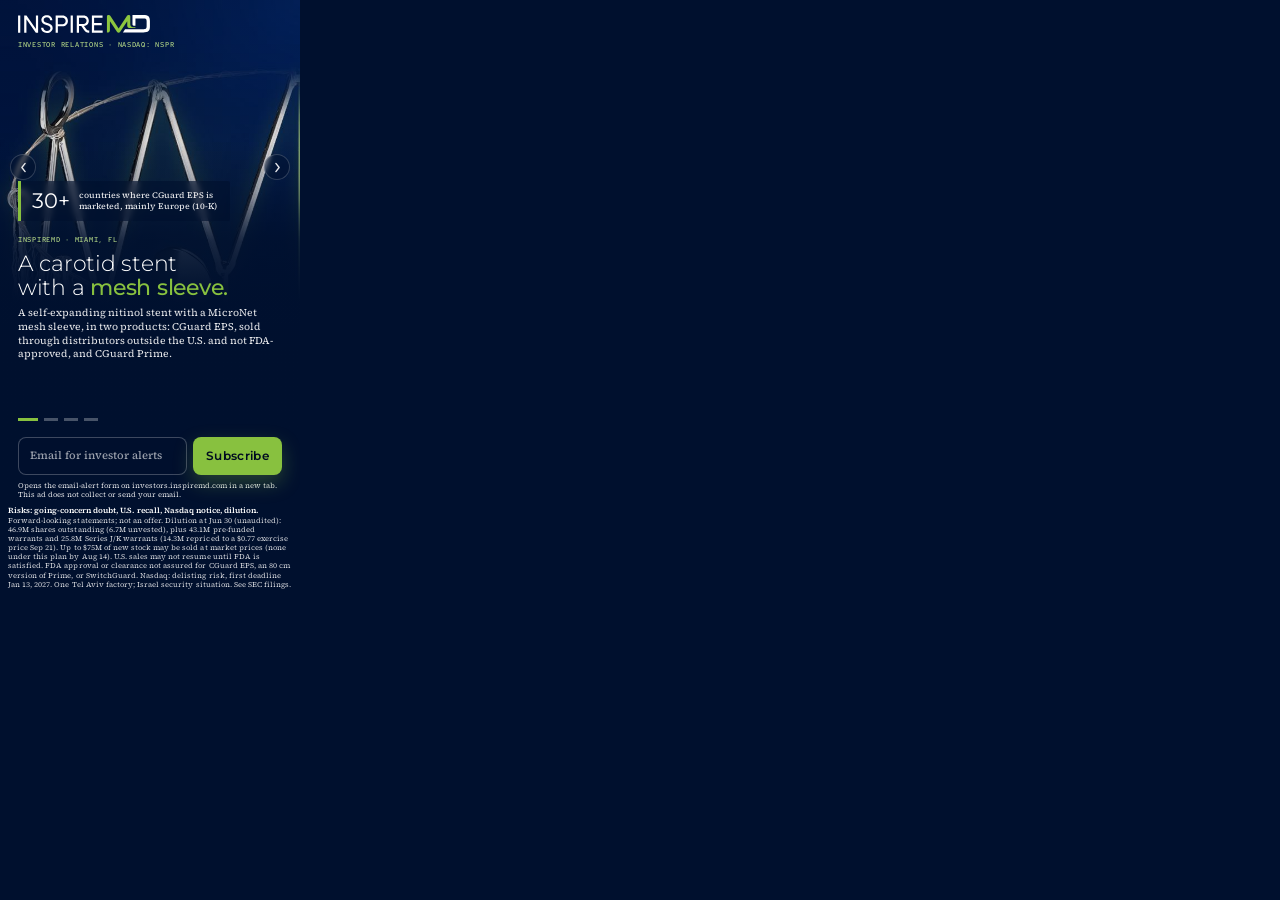
<file: concept-c-dashboard/index.html>
<!DOCTYPE html>
<html lang="en">
<head>
<meta name="robots" content="noindex,nofollow">
<meta charset="UTF-8">
<meta name="ad.size" content="width=300,height=600">
<meta http-equiv="X-UA-Compatible" content="IE=Edge">
<meta name="viewport" content="width=300,initial-scale=1">
<link rel="icon" href="data:,">
<title>InspireMD, Inc. — Investor Alerts</title>
<link rel="preconnect" href="https://fonts.googleapis.com">
<link rel="preconnect" href="https://fonts.gstatic.com" crossorigin>
<link href="https://fonts.googleapis.com/css2?family=Montserrat:wght@300;400;500;600&amp;family=Red+Hat+Mono:wght@500;600&amp;family=Source+Serif+4:ital,opsz,wght@0,8..60,400;0,8..60,500;0,8..60,600;1,8..60,400&amp;display=swap" rel="stylesheet">
<link rel="stylesheet" href="style.css">
</head>
<body>
<!-- GENERATED by build_concept_c.py from ../concept-a-photo/ (a-fingerprint: 563e2c84f00c).
     Don't edit this file: edit Concept A and re-run the script. -->


<!--
  InspireMD, Inc. — IR display banner, 300x600 — Concept C (Concept A + email sign-up): Product cutout / Dark.
  Promotes: https://gracinting.github.io/inspiremd-ir-concept/#financials
  Built from the IR concept page: its deep-blue hero ground and top-right glow, green headline accent, Montserrat /
  Source Serif 4 / Red Hat Mono type, and the company's own stent image (the cutout the page shows in its product
  section; stent photos on inspiremd.com are the same file), one window of it per slide. Concept C is generated from this file (scripts/build_concept_c.py): re-run it
  after every edit here. Every figure comes from .tmp/facts.md (filings through Sep 21 2026; unaudited H1 2026).
-->

<div id="banner" aria-label="InspireMD, Inc. investor relations advertisement with investor email alerts sign-up">

  <div id="slides">
    <!-- Slide 1 — What it is -->
    <section class="slide" data-index="0">
      <img class="slide-bg" src="assets/slide-1.jpg" alt="Close view of the CGuard stent, from the company's own image: silver nitinol struts and the MicroNet mesh sleeve, on deep blue">
      <div class="slide-scrim-top product"></div>
      <div class="slide-scrim-bottom"></div>
      <div class="slide-copy">
        <div class="mid-chip">
          <span class="chip-num">30+</span>
          <span class="chip-label">countries where CGuard EPS is<br>marketed, mainly Europe (10-K)</span>
        </div>
        <div class="copy-bottom">
          <div class="kicker">InspireMD · Miami, FL</div>
          <h1>A carotid stent<br>with a <em>mesh sleeve.</em></h1>
          <p>A self-expanding nitinol stent with a MicroNet mesh sleeve, in two products: CGuard EPS, sold through distributors outside the U.S. and not FDA-approved, and CGuard Prime.</p>
        </div>
      </div>
    </section>

    <!-- Slide 2 — Where it stands -->
    <section class="slide" data-index="1">
      <img class="slide-bg" src="assets/slide-2.jpg" alt="Close view of the CGuard stent's nitinol struts and a radiopaque marker, with the mesh sleeve behind, from the company's own image, on deep blue">
      <div class="slide-scrim-top product"></div>
      <div class="slide-scrim-bottom"></div>
      <div class="slide-copy">
        <div class="mid-chip">
          <span class="chip-num">Jun 2025</span>
          <span class="chip-label">FDA premarket approval of<br>CGuard Prime (high surgical risk)</span>
        </div>
        <div class="copy-bottom">
          <div class="kicker">Status per 10-Q · Aug 14, 2026</div>
          <h1>CGuard Prime is<br>FDA-approved.<br><em>U.S. sales paused.</em></h1>
          <p>Its 135 cm delivery system was recalled in the U.S. in May 2026 after a controlled launch showed it missed performance expectations; the stent itself was not. U.S. sales may not resume until the FDA is satisfied.</p>
        </div>
      </div>
    </section>

    <!-- Slide 3 — Evidence -->
    <section class="slide" data-index="2">
      <img class="slide-bg" src="assets/slide-3.jpg" alt="Close view of the MicroNet mesh stretched over the stent's nitinol struts, from the company's own image, on deep blue">
      <div class="slide-scrim-top product"></div>
      <div class="slide-scrim-bottom"></div>
      <div class="slide-copy">
        <div class="mid-chip">
          <span class="chip-num">316</span>
          <span class="chip-label">patients in C-GUARDIANS,<br>a pivotal trial</span>
        </div>
        <div class="copy-bottom">
          <div class="kicker">Evidence · as the 10-K reports it</div>
          <h1><em>3 of 316 patients</em><br>had a death, stroke<br>or MI by day 30.</h1>
          <p>MI is heart attack. 0.95% of all enrolled patients (intent-to-treat), in a single-arm trial of the CGuard stent: Prime in 32 of 316, CGuard EPS in the rest. Company-reported; no comparison group.</p>
        </div>
      </div>
    </section>

    <!-- Slide 4 — Financials -->
    <section class="slide" data-index="3">
      <img class="slide-bg" src="assets/slide-4.jpg" alt="Macro view of the MicroNet mesh over the stent's struts, dimmed, from the company's own image, on deep blue">
      <div class="slide-scrim-top product"></div>
      <div class="slide-scrim-bottom"></div>
      <div class="slide-copy">
        <div class="mid-chip two">
          <span class="chip-num">$8.98M</span><span class="chip-label">FY2025 revenue<br>up 28.1%</span><span class="chip-sep"></span><span class="chip-num">$48.8M</span><span class="chip-label">FY2025 net loss<br>up 52.4%</span>
        </div>
        <div class="copy-bottom">
          <div class="kicker">FY2025 · six months to Jun 30 (unaudited)</div>
          <h1>FY2025 revenue grew.<br><em>So did the loss.</em></h1>
          <p><strong>The 10-Q reports substantial doubt about the company's ability to continue as a going concern.</strong> Cash and securities: $30.4M at Jun 30 (Dec 31: $54.2M). H1 revenue $5.17M, up 56.3% (Q2 alone, down 0.4%); net loss $28.0M, from $24.3M.</p>
        </div>
      </div>
    </section>

  </div>

  <!-- Persistent chrome — sits above the rotating slides -->
  <header id="top-bar" class="reveal" data-delay="0">
    <div id="logo">
      <img class="lockup" src="assets/logo-white.svg" alt="InspireMD" width="132" height="18">
    </div>
    <div id="eyebrow">INVESTOR&nbsp;RELATIONS&nbsp;·&nbsp;NASDAQ:&nbsp;NSPR</div>
  </header>

  <button type="button" class="nav-arrow" id="arrow-prev" aria-label="Previous slide">
    <svg viewBox="0 0 16 16"><path d="M10 3 6 8l4 5" stroke="currentColor" stroke-width="1.7" fill="none" stroke-linecap="round" stroke-linejoin="round"/></svg>
  </button>
  <button type="button" class="nav-arrow" id="arrow-next" aria-label="Next slide">
    <svg viewBox="0 0 16 16"><path d="M6 3l4 5-4 5" stroke="currentColor" stroke-width="1.7" fill="none" stroke-linecap="round" stroke-linejoin="round"/></svg>
  </button>

  <div id="bottom-fixed" class="reveal" data-delay="4">
    <div id="dots" role="tablist" aria-label="Slide selector">
      <button class="dot active" data-index="0" aria-label="Slide 1: What it is"></button>
      <button class="dot" data-index="1" aria-label="Slide 2: Where it stands"></button>
      <button class="dot" data-index="2" aria-label="Slide 3: Evidence"></button>
      <button class="dot" data-index="3" aria-label="Slide 4: Financials"></button>
    </div>

    <!-- In-banner mailing-list sign-up, in the slot A uses for its CTA.
         Submits to SIGNUP_ENDPOINT in script.js; the error message swaps
         in for the consent line and the success state swaps in over the
         input row, so nothing shifts. -->
    <form id="signup" novalidate>
      <label class="sr-only" for="signup-email">Email address for InspireMD investor alerts</label>
      <div id="signup-row">
        <input type="email" id="signup-email" name="email" placeholder="Email for investor alerts" autocomplete="email" inputmode="email" spellcheck="false" required>
        <button type="submit" id="signup-btn">Subscribe</button>
        <div id="signup-done" aria-hidden="true">
          <svg viewBox="0 0 16 16" aria-hidden="true"><path d="M3.5 8.5 6.5 11.5 12.5 4.5" stroke="currentColor" stroke-width="1.8" fill="none" stroke-linecap="round" stroke-linejoin="round"/></svg>
          <span id="signup-done-text">Opened in a new tab: enter your email there.</span>
        </div>
      </div>
      <p id="signup-consent">Opens the email-alert form on investors.inspiremd.com in a new tab. This ad does not collect or send your email.</p>
      <p id="signup-msg" role="status" aria-live="polite"></p>
      <p id="fls-line"><strong>Risks: going-concern doubt, U.S. recall, Nasdaq notice, dilution.</strong> Forward-looking statements; not an offer. Dilution at Jun 30 (unaudited): 46.9M shares outstanding (6.7M unvested), plus 43.1M pre-funded warrants and 25.8M Series J/K warrants (14.3M repriced to a $0.77 exercise price Sep 21). Up to $75M of new stock may be sold at market prices (none under this plan by Aug 14). U.S. sales may not resume until FDA is satisfied. FDA approval or clearance not assured for CGuard EPS, an 80 cm version of Prime, or SwitchGuard. Nasdaq: delisting risk, first deadline Jan 13, 2027. One Tel Aviv factory; Israel security situation. See SEC filings.</p>
    </form>
  </div>

  <!-- Standard HTML5-ad click-tag plumbing -->
  <div id="click-tag-wrapper"></div>
</div>

<script src="script.js"></script>
</body>
</html>
</file>
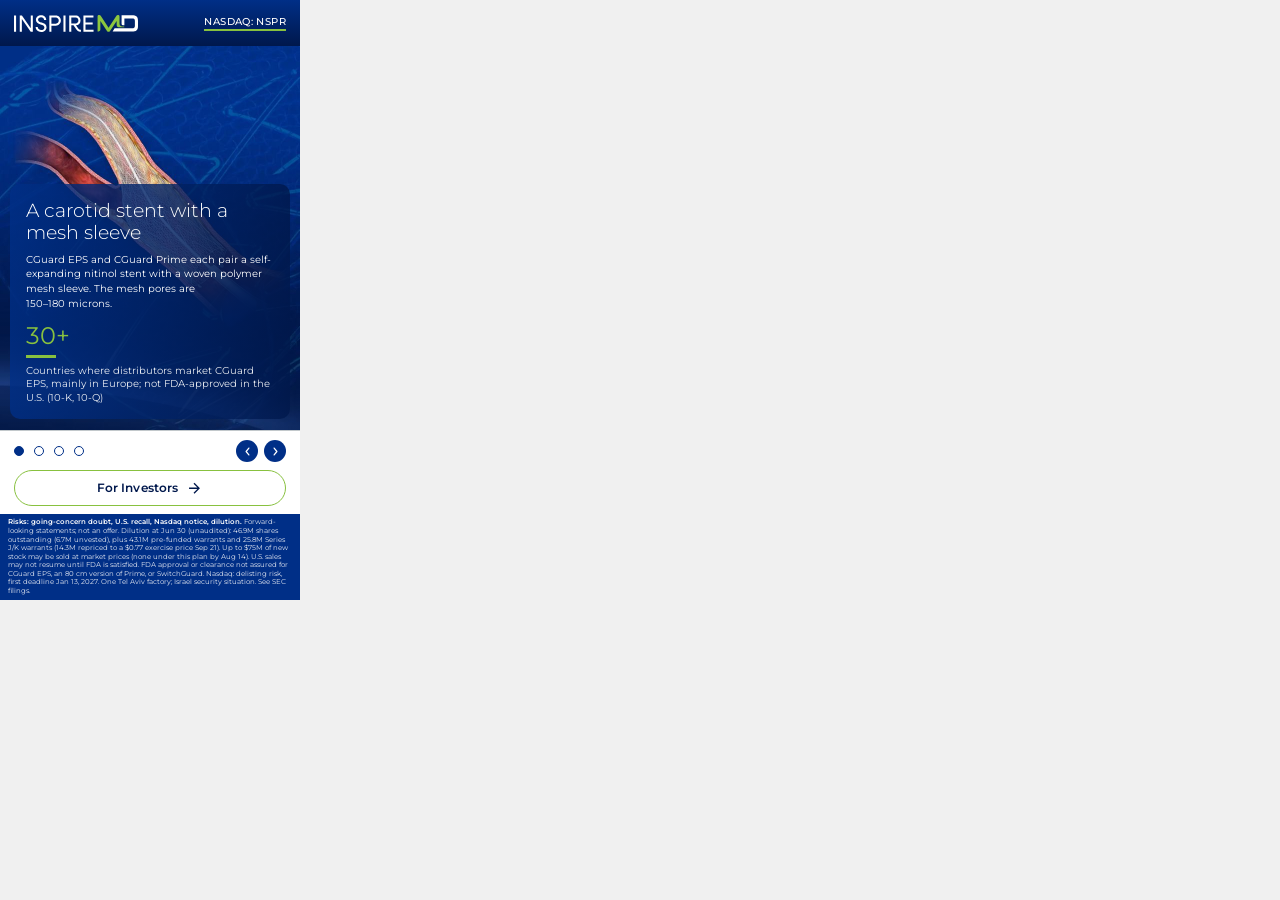
<file: concept-d-corporate/index.html>
<!DOCTYPE html>
<html lang="en">
<head>
<meta name="robots" content="noindex,nofollow">
<meta charset="UTF-8">
<meta name="ad.size" content="width=300,height=600">
<meta http-equiv="X-UA-Compatible" content="IE=Edge">
<meta name="viewport" content="width=300,initial-scale=1">
<link rel="icon" href="data:,">
<title>InspireMD, Inc. — Investor Relations</title>
<link rel="preconnect" href="https://fonts.googleapis.com">
<link rel="preconnect" href="https://fonts.gstatic.com" crossorigin>
<link href="https://fonts.googleapis.com/css2?family=Montserrat:wght@300;400;500;600;700&amp;display=swap" rel="stylesheet">
<link rel="stylesheet" href="style.css">
</head>
<body>

<!--
  InspireMD, Inc. — IR display banner, 300x600 — Concept D: Corporate site / brand-native.
  Promotes: https://gracinting.github.io/inspiremd-ir-concept/#financials
  Styled from the company's own CORPORATE website (https://www.inspiremd.com/), not the IR concept page that Concepts A-C are
  built from: its deep-blue header and white lockup, Montserrat light headings, green stat numerals, white pill .btn with a green
  border, grey page and rounded cards. "Homepage in miniature": 1 hero -> 2 stats -> 3 image + text split -> 4 overlay band.
  Every claim comes from .tmp/facts.md (filings), never from the site's copy, which is promotional and never mentions the recall,
  the going-concern conclusion or CGuard Prime's approval. Images are the site's own illustrations and its logo file, saved
  locally in assets/ (no people photos).
-->

<div id="banner" aria-label="InspireMD, Inc. investor relations advertisement">

  <div id="slides">

    <!-- Slide 1 — What it is -->
    <section class="slide m-hero" data-index="0">
      <!-- Module: inspiremd.com homepage hero (the deep-blue network background, the artery-and-stent illustration, a gradient
           text panel with a light Montserrat title and a short description, one stat). The hero's own tagline and its surgeon photo
           are left out (promotional wording; no people photos).
           Facts: facts.md matrix 1 — [10-K Item 1] nitinol stent + MicroNet mesh sleeve, 150-180 micron pores; [10-K/10-Q] over 30 countries. -->
      <img class="d-photo" src="assets/slide-1.jpg" alt="Illustration of a carotid artery with a mesh-covered stent placed across a narrowing, on the site's blue network background">
      <div class="hero-panel">
        <h2>A carotid stent with a mesh&nbsp;sleeve</h2>
        <p class="hero-desc">CGuard EPS and CGuard Prime each pair a self-expanding nitinol stent with a woven polymer mesh sleeve. The mesh pores are <span class="nw">150&ndash;180&nbsp;microns</span>.</p>
        <div class="d-stats">
          <div class="d-stat">
            <p class="d-value">30+</p>
            <p class="d-label">Countries where distributors market CGuard EPS, mainly in Europe; not FDA-approved in the U.S. <span class="nw">(10-K, 10-Q)</span></p>
          </div>
        </div>
      </div>
    </section>

    <!-- Slide 2 — Where it stands -->
    <section class="slide m-stats" data-index="1">
      <!-- Module: inspiremd.com homepage stats section (light Montserrat heading, green numerals over short green bars, on the grey page),
           with each block carrying a product's regulatory status instead of a percentage.
           Facts: facts.md matrix 2 — [10-K Item 1; openFDA P240029] PMA Jun 23 2025, high surgical risk; [8-K May 1; 10-Q Note 1] 135 cm recall,
           sales paused, may not resume; [10-Q Item 2] CGuard EPS PMA submitted Q1 2026; SwitchGuard NPS in CGUARDIANS III. -->
      <div class="stats-head">
        <h2>Where CGuard&nbsp;stands</h2>
        <p>Status per the 10-Q, Aug 14, 2026.</p>
      </div>
      <div class="d-stats">
        <div class="d-stat">
          <p class="d-kick">CGuard Prime</p>
          <p class="d-value">FDA approved</p>
          <p class="d-value d-pause">U.S. sales paused</p>
          <p class="d-label">FDA premarket approval (Jun&nbsp;2025), for patients at high surgical risk. The 135&nbsp;cm delivery system was recalled in the U.S. in May&nbsp;2026 after a controlled launch showed it missed performance expectations; the stent itself was not. U.S. sales may not resume until the FDA is satisfied.</p>
        </div>
        <div class="d-stat">
          <p class="d-kick">CGuard EPS</p>
          <p class="d-value">Submitted to FDA</p>
          <p class="d-label">FDA premarket approval application submitted in Q1&nbsp;2026; not approved. Sold through distributors outside the U.S.</p>
        </div>
      </div>
    </section>

    <!-- Slide 3 — Evidence -->
    <section class="slide m-split" data-index="2">
      <!-- Module: inspiremd.com "Defense designed by InspireMD" image + text split, stacked for portrait: the site's own neck-and-carotid
           illustration over a white card with a light title, a green bar and bulleted copy with arrow sub-bullets.
           Facts: facts.md matrix 3 — [10-K Item 1] C-GUARDIANS: single-arm pivotal, 316 patients, 30-day DSMI 0.95% ITT (3 patients). -->
      <figure class="split-fig">
        <img class="split-photo" src="assets/slide-3.jpg" alt="Illustration of a head and neck in silhouette with the carotid arteries in red">
      </figure>
      <div class="split-card">
        <h2>3 of 316 patients had a death, stroke or MI by day&nbsp;30</h2>
        <ul class="d-list">
          <li>In C-GUARDIANS, a single-arm pivotal trial of the CGuard stent (Prime in 32 of 316 patients, CGuard EPS in the rest), the company reports a 0.95% rate among all enrolled patients (intent-to-treat). No comparison group.
            <ul class="d-arrows">
              <li>316 patients, U.S. and Europe</li>
              <li>MI is heart attack</li>
            </ul>
          </li>
        </ul>
      </div>
    </section>

    <!-- Slide 4 — Financials -->
    <section class="slide m-band" data-index="3">
      <!-- Module: inspiremd.com homepage deep-blue band ("Defense designed by InspireMD": the blue background under a gradient, centred
           white title and copy), used for the numbers. The site has no financial module.
           Facts: facts.md matrix 4 — [10-K Item 8] FY2025 revenue $8.979M (+28.1%), net loss $48.786M; [10-Q] cash and securities $30.421M vs $54.211M;
           going concern; H1 2026 revenue $5.169M (+56.3%), Q2 -0.4%. -->
      <img class="d-photo" src="assets/slide-4.jpg" alt="The site's deep-blue background with a curved horizon glow">
      <div class="band-content">
        <h2>FY2025 revenue grew. So did the&nbsp;loss.</h2>
        <p class="band-desc">The 10-Q reports substantial doubt about the company's ability to continue as a going concern. If the company cannot raise capital or commercialize its products, it may curtail or cease operations.</p>
        <div class="d-stats">
          <div class="d-stat">
            <p class="d-value">$8.98M</p>
            <p class="d-label">FY2025 revenue, up 28.1%</p>
          </div>
          <div class="d-stat">
            <p class="d-value">$48.8M</p>
            <p class="d-label">FY2025 net loss, up 52.4%</p>
          </div>
          <div class="d-stat">
            <p class="d-value">$30.4M</p>
            <p class="d-label">Cash and securities, Jun 30, unaudited (Dec&nbsp;31: $54.2M)</p>
          </div>
        </div>
        <p class="band-note">H1 2026, unaudited: revenue $5.17M, up 56.3% (the second quarter alone, down 0.4%); net loss $28.0M, from $24.3M.</p>
      </div>
    </section>

  </div>

  <!-- Persistent chrome — the corporate site's header (deep blue, white lockup), never rotates -->
  <header id="top-bar" class="reveal" data-delay="0">
    <img id="logo" src="assets/logo.svg" alt="InspireMD, Inc." width="124" height="17">
    <span id="ticker">NASDAQ:&nbsp;NSPR</span>
  </header>

  <!-- Slider controls: round blue buttons, like the homepage's -->
  <button type="button" class="nav-arrow" id="arrow-prev" aria-label="Previous slide">
    <svg viewBox="0 0 16 16" aria-hidden="true"><path d="M10 3 6 8l4 5" stroke="currentColor" stroke-width="1.8" fill="none" stroke-linecap="round" stroke-linejoin="round"/></svg>
  </button>
  <button type="button" class="nav-arrow" id="arrow-next" aria-label="Next slide">
    <svg viewBox="0 0 16 16" aria-hidden="true"><path d="M6 3l4 5-4 5" stroke="currentColor" stroke-width="1.8" fill="none" stroke-linecap="round" stroke-linejoin="round"/></svg>
  </button>

  <div id="bottom-fixed" class="reveal" data-delay="4">
    <div id="dots" role="tablist" aria-label="Slide selector">
      <button class="dot active" data-index="0" aria-label="Slide 1: What it is"></button>
      <button class="dot" data-index="1" aria-label="Slide 2: Where it stands"></button>
      <button class="dot" data-index="2" aria-label="Slide 3: Evidence"></button>
      <button class="dot" data-index="3" aria-label="Slide 4: Financials"></button>
    </div>

    <!-- inspiremd.com's .btn.btn-white.btn-round: a white pill with a green border and deep-blue label; the label is the site's own "For Investors" -->
    <a href="#" id="cta">
      <span>For Investors</span>
      <svg id="cta-arrow" viewBox="0 0 24 25" aria-hidden="true"><path d="M12 4.18066L10.585 5.59566L16.17 11.1807H4V13.1807H16.17L10.585 18.7657L12 20.1807L20 12.1807L12 4.18066Z"/></svg>
    </a>

    <!-- The footer strip, carrying the required forward-looking-statements line -->
    <p id="fls"><span><strong>Risks: going-concern doubt, U.S. recall, Nasdaq notice, dilution.</strong> Forward-looking statements; not an offer. Dilution at Jun 30 (unaudited): 46.9M shares outstanding (6.7M unvested), plus 43.1M pre-funded warrants and 25.8M Series J/K warrants (14.3M repriced to a $0.77 exercise price Sep 21). Up to $75M of new stock may be sold at market prices (none under this plan by Aug 14). U.S. sales may not resume until FDA is satisfied. FDA approval or clearance not assured for CGuard EPS, an 80 cm version of Prime, or SwitchGuard. Nasdaq: delisting risk, first deadline Jan 13, 2027. One Tel Aviv factory; Israel security situation. See SEC filings.</span></p>
  </div>

  <!-- Standard HTML5-ad click-tag plumbing -->
  <div id="click-tag-wrapper"></div>
</div>

<script src="script.js"></script>
</body>
</html>
</file>
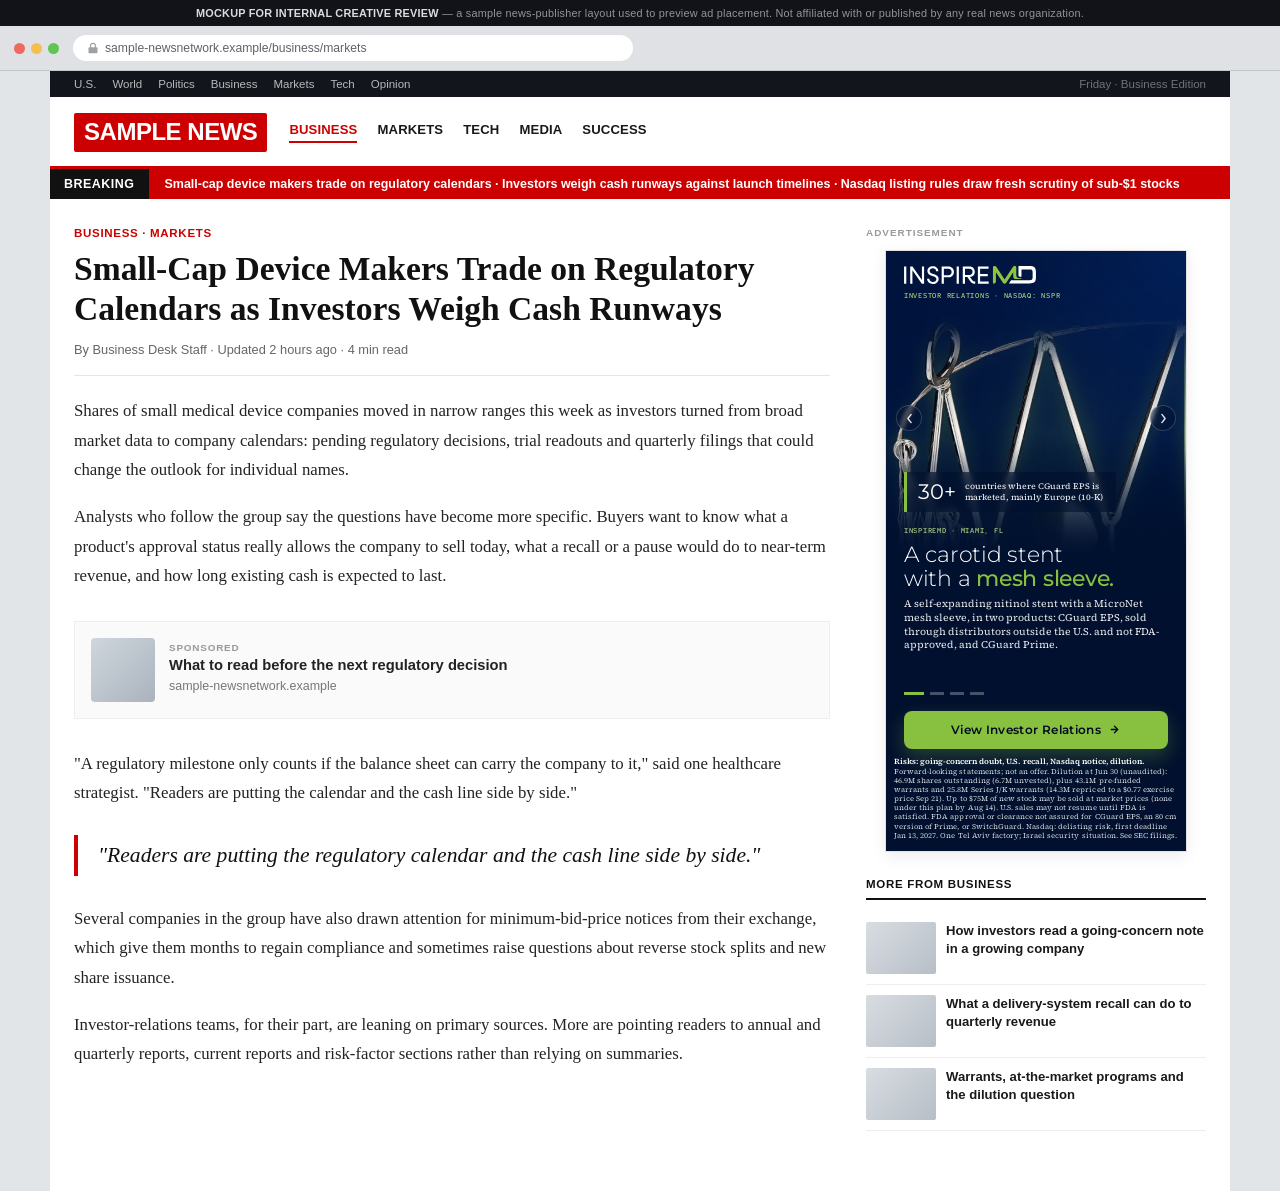
<file: context-preview/news.html>
<!DOCTYPE html>
<html lang="en">
<head>
<meta name="robots" content="noindex,nofollow">
<meta charset="UTF-8">
<meta name="viewport" content="width=device-width,initial-scale=1">
<title>In-Context Preview — Sample News Publisher Page</title>
<link rel="icon" href="data:,">
<style>
  * { margin:0; padding:0; box-sizing:border-box; }
  html, body { background:#e2e5e8; font-family:Helvetica, Arial, sans-serif; }

  /* ---- disclaimer strip ---- */
  #disclaimer {
    background:#111318;
    color:rgba(255,255,255,0.55);
    font-size:0.68rem;
    letter-spacing:0.02em;
    text-align:center;
    padding:7px 12px;
  }
  #disclaimer strong { color:rgba(255,255,255,0.85); }

  /* ---- fake browser chrome ---- */
  #browser-chrome {
    background:#dfe1e5;
    border-bottom:1px solid #c3c6cb;
    padding:9px 14px;
    display:flex;
    align-items:center;
    gap:14px;
  }
  #traffic-lights { display:flex; gap:6px; flex:0 0 auto; }
  #traffic-lights span { width:11px; height:11px; border-radius:50%; display:inline-block; }
  #traffic-lights span:nth-child(1){ background:#ed6a5e; }
  #traffic-lights span:nth-child(2){ background:#f4bf4f; }
  #traffic-lights span:nth-child(3){ background:#61c454; }
  #url-bar {
    flex:1 1 auto;
    background:#fff;
    border-radius:14px;
    padding:6px 14px;
    font-size:0.76rem;
    color:#5f6368;
    display:flex;
    align-items:center;
    gap:6px;
    max-width:560px;
  }
  #url-bar svg { flex:0 0 auto; opacity:0.6; }

  /* ---- site wrapper ---- */
  #site { background:#fff; max-width:1180px; margin:0 auto; }

  /* utility nav */
  #utility-nav {
    background:#12151b;
    color:rgba(255,255,255,0.7);
    font-size:0.72rem;
    display:flex;
    align-items:center;
    justify-content:space-between;
    padding:7px 24px;
  }
  #utility-nav .links { display:flex; gap:16px; }
  #utility-nav .links span:hover { color:#fff; }
  #utility-nav .meta { color:rgba(255,255,255,0.4); }

  /* masthead */
  #masthead {
    display:flex;
    align-items:center;
    gap:22px;
    padding:16px 24px 14px;
    border-bottom:3px solid #cc0000;
  }
  #logo {
    background:#cc0000;
    color:#fff;
    font-weight:900;
    font-size:1.5rem;
    letter-spacing:-0.02em;
    padding:5px 10px 6px;
    border-radius:2px;
    font-family:Arial, Helvetica, sans-serif;
  }
  #masthead nav { display:flex; gap:20px; flex:1; }
  #masthead nav span {
    font-size:0.82rem;
    font-weight:700;
    color:#1a1a1a;
    text-transform:uppercase;
    letter-spacing:0.01em;
    cursor:default;
  }
  #masthead nav span.active { color:#cc0000; border-bottom:2px solid #cc0000; padding-bottom:4px; }

  /* breaking ticker */
  #ticker {
    background:#cc0000;
    color:#fff;
    display:flex;
    align-items:center;
    font-size:0.78rem;
    font-weight:600;
    overflow:hidden;
    white-space:nowrap;
  }
  #ticker .badge {
    background:#111;
    padding:8px 14px;
    font-weight:900;
    letter-spacing:0.04em;
    flex:0 0 auto;
  }
  #ticker .feed { padding:8px 16px; }

  /* content grid */
  #content {
    display:grid;
    grid-template-columns:1fr 340px;
    gap:36px;
    padding:28px 24px 60px;
  }

  article .eyebrow {
    color:#cc0000;
    font-size:0.72rem;
    font-weight:800;
    letter-spacing:0.06em;
    text-transform:uppercase;
    margin-bottom:10px;
  }
  article h1 {
    font-family:Georgia, 'Times New Roman', serif;
    font-size:2.1rem;
    line-height:1.18;
    color:#111;
    margin-bottom:14px;
  }
  article .byline {
    font-size:0.8rem;
    color:#666;
    margin-bottom:20px;
    padding-bottom:18px;
    border-bottom:1px solid #e5e5e5;
  }
  article p {
    font-family:Georgia, 'Times New Roman', serif;
    font-size:1.05rem;
    line-height:1.75;
    color:#232323;
    margin-bottom:18px;
  }
  article .pull-quote {
    font-family:Georgia, 'Times New Roman', serif;
    font-style:italic;
    font-size:1.35rem;
    line-height:1.5;
    color:#111;
    border-left:4px solid #cc0000;
    padding:4px 0 4px 20px;
    margin:28px 0;
  }
  .native-slot {
    margin:30px 0;
    border:1px solid #eee;
    background:#fafafa;
    padding:16px;
    display:flex;
    gap:14px;
    align-items:center;
  }
  .native-slot .swatch { width:64px; height:64px; border-radius:4px; background:linear-gradient(135deg,#cfd6dd,#aab3bd); flex:0 0 auto; }
  .native-slot .txt .tag { font-size:0.62rem; font-weight:800; letter-spacing:0.08em; color:#999; text-transform:uppercase; margin-bottom:4px; }
  .native-slot .txt h4 { font-size:0.92rem; color:#222; margin-bottom:3px; }
  .native-slot .txt p { font-size:0.78rem; color:#777; margin:0; font-family:Helvetica, Arial, sans-serif; }

  /* right rail */
  aside { display:flex; flex-direction:column; align-items:center; gap:10px; }
  aside .sponsor-label {
    align-self:flex-start;
    font-size:0.62rem;
    font-weight:800;
    letter-spacing:0.1em;
    text-transform:uppercase;
    color:#9a9a9a;
    margin-bottom:2px;
  }
  #ad-slot {
    width:302px;    /* 300 + the 1px border each side (border-box), so the 300x600 banner isn't clipped */
    height:602px;
    border:1px solid #e2e2e2;
    box-shadow:0 4px 14px rgba(0,0,0,0.08);
    overflow:hidden;
    background:#000;
  }
  #ad-slot iframe { width:300px; height:600px; border:0; display:block; }

  .rail-more {
    align-self:stretch;
    margin-top:16px;
  }
  .rail-more .heading {
    font-size:0.72rem;
    font-weight:800;
    letter-spacing:0.06em;
    text-transform:uppercase;
    color:#111;
    border-bottom:2px solid #111;
    padding-bottom:8px;
    margin-bottom:12px;
  }
  .rail-item {
    display:flex;
    gap:10px;
    padding:10px 0;
    border-bottom:1px solid #eee;
  }
  .rail-item .thumb { width:70px; height:52px; border-radius:2px; background:linear-gradient(135deg,#d8dde2,#b7bec6); flex:0 0 auto; }
  .rail-item p { font-family:Helvetica, Arial, sans-serif; font-size:0.82rem; line-height:1.35; color:#1a1a1a; font-weight:600; }

  @media (max-width:900px) {
    #content { grid-template-columns:1fr; }
    aside { align-items:stretch; }
    #ad-slot { margin:0 auto; }
  }
</style>
</head>
<body>

<div id="disclaimer">
  <strong>MOCKUP FOR INTERNAL CREATIVE REVIEW</strong> — a sample news-publisher layout used to preview ad placement. Not affiliated with or published by any real news organization.
</div>

<div id="browser-chrome">
  <div id="traffic-lights"><span></span><span></span><span></span></div>
  <div id="url-bar">
    <svg width="12" height="12" viewBox="0 0 16 16"><path d="M8 1a4 4 0 00-4 4v2H3a1 1 0 00-1 1v6a1 1 0 001 1h10a1 1 0 001-1V8a1 1 0 00-1-1h-1V5a4 4 0 00-4-4zm-2.5 6V5a2.5 2.5 0 015 0v2h-5z" fill="currentColor"/></svg>
    sample-newsnetwork.example/business/markets
  </div>
</div>

<div id="site">
  <div id="utility-nav">
    <div class="links">
      <span>U.S.</span><span>World</span><span>Politics</span><span>Business</span><span>Markets</span><span>Tech</span><span>Opinion</span>
    </div>
    <div class="meta">Friday · Business Edition</div>
  </div>

  <div id="masthead">
    <div id="logo">SAMPLE&nbsp;NEWS</div>
    <nav>
      <span class="active">Business</span>
      <span>Markets</span>
      <span>Tech</span>
      <span>Media</span>
      <span>Success</span>
    </nav>
  </div>

  <div id="ticker">
    <span class="badge">BREAKING</span>
    <span class="feed">Small-cap device makers trade on regulatory calendars · Investors weigh cash runways against launch timelines · Nasdaq listing rules draw fresh scrutiny of sub-$1 stocks</span>
  </div>

  <div id="content">
    <article>
      <div class="eyebrow">Business · Markets</div>
      <h1>Small-Cap Device Makers Trade on Regulatory Calendars as Investors Weigh Cash Runways</h1>
      <div class="byline">By Business Desk Staff · Updated 2 hours ago · 4 min read</div>

      <p>Shares of small medical device companies moved in narrow ranges this week as investors turned from broad market data to company calendars: pending regulatory decisions, trial readouts and quarterly filings that could change the outlook for individual names.</p>

      <p>Analysts who follow the group say the questions have become more specific. Buyers want to know what a product&#x27;s approval status really allows the company to sell today, what a recall or a pause would do to near-term revenue, and how long existing cash is expected to last.</p>

      <div class="native-slot">
        <div class="swatch"></div>
        <div class="txt">
          <div class="tag">Sponsored</div>
          <h4>What to read before the next regulatory decision</h4>
          <p>sample-newsnetwork.example</p>
        </div>
      </div>

      <p>&quot;A regulatory milestone only counts if the balance sheet can carry the company to it,&quot; said one healthcare strategist. &quot;Readers are putting the calendar and the cash line side by side.&quot;</p>

      <div class="pull-quote">"Readers are putting the regulatory calendar and the cash line side by side."</div>

      <p>Several companies in the group have also drawn attention for minimum-bid-price notices from their exchange, which give them months to regain compliance and sometimes raise questions about reverse stock splits and new share issuance.</p>

      <p>Investor-relations teams, for their part, are leaning on primary sources. More are pointing readers to annual and quarterly reports, current reports and risk-factor sections rather than relying on summaries.</p>
    </article>

    <aside>
      <div class="sponsor-label">Advertisement</div>
      <div id="ad-slot">
        <iframe id="ad-frame" title="Sample ad placement" scrolling="no"></iframe>
      </div>

      <div class="rail-more">
        <div class="heading">More From Business</div>
        <div class="rail-item"><div class="thumb"></div><p>How investors read a going-concern note in a growing company</p></div>
        <div class="rail-item"><div class="thumb"></div><p>What a delivery-system recall can do to quarterly revenue</p></div>
        <div class="rail-item"><div class="thumb"></div><p>Warrants, at-the-market programs and the dilution question</p></div>
      </div>
    </aside>
  </div>
</div>

<script>
  var CONCEPTS = {
    a: '../concept-a-photo/index.html',
    b: '../concept-b-editorial/index.html',
    c: '../concept-c-dashboard/index.html',
    d: '../concept-d-corporate/index.html'
  }
  var params = new URLSearchParams(window.location.search)
  var concept = params.get('concept')
  if (!CONCEPTS[concept]) concept = 'a'
  document.getElementById('ad-frame').src = CONCEPTS[concept]
</script>

</body>
</html>
</file>
<file: concept-a-photo/style.css>
/* ── Brand tokens — the ONLY place colors are defined. Set --dark,
   --navy, --accent and --gold from the company's real site; the rest
   derive from them (color-mix: Chrome 111+ / Safari 16.2+). ── */
:root {
  --dark:      #00102E;
  --dark-2:    color-mix(in srgb, var(--dark) 70%, black);
  --navy:      #00184C;
  --accent:    #88C13F;
  --accent-d:  color-mix(in srgb, var(--accent) 82%, black);
  --accent-lt: color-mix(in srgb, var(--accent) 62%, white);
  --gold:      #8FB0F4;
  --gold-d:    color-mix(in srgb, var(--gold) 85%, black);
  --white:     #ffffff;
  --cta-ink:   var(--white);  /* text on the accent CTA — set to var(--dark-2) if white fails contrast on a light accent */
  --font-head: 'Montserrat', system-ui, sans-serif;
  --font:      'Inter', system-ui, sans-serif;
  --mono:      'IBM Plex Mono', ui-monospace, SFMono-Regular, Menlo, Consolas, 'Liberation Mono', monospace;
  --ease:      cubic-bezier(0.16,1,0.3,1);
}

* { margin:0; padding:0; box-sizing:border-box; }
html, body { width:300px; height:600px; overflow:hidden; background:var(--dark); }
body { font-family:var(--font); -webkit-font-smoothing:antialiased; }
a { text-decoration:none; color:inherit; }
button { border:0; background:none; font:inherit; color:inherit; cursor:pointer; -webkit-tap-highlight-color:transparent; }

/* ── Canvas ─────────────────────────────────────────────────────────
   Fixed 300x600 stage. A crossfading slide stack sits at the bottom of
   the z-order; persistent chrome (logo, nav, stats, CTA) is pinned on
   top of it and never rotates — same "fixed shell / rotating cards"
   split the Knorex reference banner used with royalSlider. */
#banner {
  position:relative;
  width:300px;
  height:600px;
  overflow:hidden;
  cursor:pointer;
  background:var(--dark);
}

/* ── Slide stack ────────────────────────────────────────────────── */
#slides { position:absolute; inset:0; z-index:1; }

.slide {
  position:absolute;
  inset:0;
  opacity:0;
  z-index:1;
  pointer-events:none;
  transition:opacity 0.9s ease;
}
.slide.active { opacity:1; z-index:2; pointer-events:auto; }

.slide-bg {
  position:absolute;
  top:0; left:0;
  width:100%; height:100%;
  object-fit:cover;
  object-position:center 20%;
  z-index:1;
  animation:kenburns 7s ease-out infinite alternate;
  user-select:none;
  -webkit-user-drag:none;
}
@keyframes kenburns {
  from { transform:scale(1); }
  to   { transform:scale(1.09); }
}

.slide-scrim-top, .slide-scrim-bottom {
  position:absolute;
  left:0; right:0;
  z-index:2;
  pointer-events:none;
}
.slide-scrim-top {
  top:0; height:190px;
  background:linear-gradient(180deg, color-mix(in srgb, var(--dark-2) 94%, transparent) 0%, color-mix(in srgb, var(--dark-2) 62%, transparent) 55%, color-mix(in srgb, var(--dark-2) 0%, transparent) 100%);
}
.slide-scrim-bottom {
  bottom:0; height:336px;
  background:linear-gradient(0deg, var(--dark) 0%, color-mix(in srgb, var(--dark) 93%, transparent) 42%, color-mix(in srgb, var(--dark) 0%, transparent) 100%);
}

.slide-copy {
  position:absolute;
  inset:0;
  z-index:3;
  transform:translateY(12px);
  transition:transform 0.9s var(--ease);
}
.slide.active .slide-copy { transform:translateY(0); }

/* Floating mid-image stat chip (per slide) */
.mid-chip {
  position:absolute;
  top:258px; left:18px;
  display:flex;
  align-items:center;
  gap:10px;
  padding:9px 13px 9px 11px;
  background:color-mix(in srgb, var(--dark) 58%, transparent);
  border-left:3px solid var(--accent);
  border-radius:0 3px 3px 0;
  backdrop-filter:blur(3px);
  -webkit-backdrop-filter:blur(3px);
}
.chip-num {
  font-family:var(--font-head);
  font-weight:800;
  font-size:19px;
  color:var(--white);
  white-space:nowrap;
}
.chip-num em { font-style:normal; color:var(--accent); }
.chip-label {
  font-family:var(--font);
  font-size:8.4px;
  line-height:1.25;
  font-weight:500;
  color:rgba(255,255,255,0.82);
}

/* Rotating headline block, pinned above the fixed bottom bar */
.copy-bottom {
  position:absolute;
  left:0; right:0;
  bottom:150px;
  padding:0 18px;
}
.kicker {
  font-family:var(--mono);
  font-weight:600;
  font-size:8px;
  letter-spacing:0.09em;
  text-transform:uppercase;
  color:var(--accent-lt);
  margin-bottom:6px;
}
.copy-bottom h1 {
  font-family:var(--font-head);
  font-weight:900;
  font-size:20px;
  line-height:1.14;
  letter-spacing:-0.01em;
  color:var(--white);
}
.copy-bottom h1 em { font-style:normal; color:var(--accent); }
.copy-bottom p {
  margin-top:7px;
  font-size:11px;
  line-height:1.4;
  color:rgba(255,255,255,0.8);
  max-width:255px;
}

/* ── Persistent chrome (never rotates) ─────────────────────────── */
#top-bar {
  position:absolute;
  top:0; left:0; right:0;
  z-index:5;
  display:flex;
  flex-direction:column;
  gap:7px;
  padding:16px 18px 0;
}
#logo { display:flex; align-items:center; gap:7px; }
#logo .mark { width:19px; height:19px; flex:none; }
#wordmark {
  font-family:var(--font-head);
  font-weight:800;
  font-size:13.5px;
  letter-spacing:0.01em;
  color:var(--white);
}
#eyebrow {
  font-family:var(--mono);
  font-weight:600;
  font-size:8.2px;
  letter-spacing:0.1em;
  color:var(--accent-lt);
}

.nav-arrow {
  position:absolute;
  top:154px;
  width:26px; height:26px;
  z-index:5;
  display:flex;
  align-items:center;
  justify-content:center;
  background:color-mix(in srgb, var(--dark) 45%, transparent);
  border:1px solid rgba(255,255,255,0.18);
  border-radius:50%;
  color:rgba(255,255,255,0.9);
  backdrop-filter:blur(2px);
  -webkit-backdrop-filter:blur(2px);
  transition:background .2s ease, transform .15s ease;
}
.nav-arrow svg { width:13px; height:13px; }
.nav-arrow:active { transform:scale(0.9); background:color-mix(in srgb, var(--accent) 55%, transparent); }
#arrow-prev { left:10px; }
#arrow-next { right:10px; }

#bottom-fixed {
  position:absolute;
  left:0; right:0; bottom:0;
  z-index:5;
  padding:0 18px 12px;
}

#dots {
  display:flex;
  gap:6px;
  margin-bottom:11px;
}
.dot {
  width:14px; height:3px;
  border-radius:2px;
  background:rgba(255,255,255,0.28);
  transition:background .3s ease, width .3s ease;
  padding:6px 0;
  background-clip:content-box;
  box-sizing:content-box;
}
.dot.active { background-color:var(--accent); width:20px; }  /* background-color, not the shorthand: the shorthand resets background-clip and paints the whole 15px hit area as a square */

#stat-row {
  display:flex;
  align-items:center;
  gap:14px;
}
.stat { display:flex; flex-direction:column; gap:2px; }
.stat-num {
  font-family:var(--font-head);
  font-weight:800;
  font-size:15px;
  color:var(--white);
}
.stat-num em { font-style:normal; color:var(--accent); }
.stat-label {
  font-family:var(--font);
  font-size:8px;
  font-weight:500;
  letter-spacing:0.03em;
  text-transform:uppercase;
  color:rgba(255,255,255,0.58);
}
.stat-div { width:1px; height:26px; background:rgba(255,255,255,0.18); }

#cta {
  margin-top:14px;
  display:flex;
  align-items:center;
  justify-content:center;
  gap:7px;
  width:100%;
  height:42px;
  background:var(--accent);
  border-radius:3px;
  color:var(--cta-ink);
  font-family:var(--font-head);
  font-weight:800;
  font-size:11.5px;
  letter-spacing:0.06em;
  text-transform:uppercase;
  box-shadow:0 8px 20px color-mix(in srgb, var(--accent) 35%, transparent);
  animation:cta-pulse 1.8s ease-in-out 2.6s 6;
}
#cta-arrow { width:13px; height:13px; }

/* Required disclosure line under the CTA */
#disclosure {
  margin-top:8px;
  font-family:var(--mono);
  font-size:6.6px;
  letter-spacing:0.03em;
  line-height:1.2;
  text-align:center;
  color:rgba(255,255,255,0.55);
}
@keyframes cta-pulse {
  0%, 100% { box-shadow:0 8px 20px color-mix(in srgb, var(--accent) 35%, transparent); }
  50%      { box-shadow:0 8px 26px color-mix(in srgb, var(--accent) 65%, transparent), 0 0 0 5px color-mix(in srgb, var(--accent) 12%, transparent); }
}

/* ── Entrance sequence (initial load only) ─────────────────────── */
.reveal {
  opacity:0;
  transform:translateY(14px);
  transition:opacity .7s var(--ease), transform .7s var(--ease);
}
#banner.is-live .reveal { opacity:1; transform:none; }
#top-bar[data-delay="0"] { transition-delay:.05s; }
#bottom-fixed[data-delay="4"] { transition-delay:.55s; }

#click-tag-wrapper { position:absolute; width:0; height:0; overflow:hidden; }

@media (prefers-reduced-motion: reduce) {
  .slide-bg { animation:none; }
  #cta { animation:none; }
  .reveal { transition-duration:.01s; transition-delay:0s !important; }
  .slide, .slide-copy { transition-duration:.2s; }
}

/* ══ InspireMD theme (the IR concept page's tokens: deep-blue ground #00184c, green accent #88c13f, Montserrat headlines,
   Source Serif 4 body, Red Hat Mono labels). Appended to the scaffolded rules above. ══ */
:root {
  --cta-ink:   var(--dark-2);           /* the accent is a light green: dark ink holds contrast */
  --font-head: 'Montserrat', system-ui, sans-serif;
  --font:      'Source Serif 4', Georgia, 'Times New Roman', serif;
  --mono:      'Red Hat Mono', ui-monospace, SFMono-Regular, Menlo, Consolas, monospace;
}
body { font-family:var(--font); }

/* header: the company's own lockup (white letters, green M), ticker eyebrow beneath */
#top-bar { gap:6px; padding-top:15px; }
#logo .lockup { display:block; width:132px; height:18px; }
#eyebrow { font-weight:500; font-size:7.4px; letter-spacing:0.1em; }

/* slide type: light Montserrat headlines with a green phrase, like the IR hero; serif body */
.slide-scrim-top.product { opacity:0.38; }
.chip-num { font-family:var(--font-head); font-weight:400; font-size:21px; letter-spacing:-0.01em; line-height:1; }
.chip-label { font-size:8.4px; line-height:1.28; font-weight:500; color:rgba(255,255,255,0.88); }
.kicker { font-weight:500; font-size:7.3px; letter-spacing:0.1em; margin-bottom:7px; color:var(--accent-lt); }
.copy-bottom h1 { font-weight:300; font-size:21.5px; line-height:1.12; letter-spacing:-0.012em; }
.copy-bottom h1 em { font-style:normal; font-weight:500; color:var(--accent); }
.copy-bottom p { font-size:10.2px; line-height:1.35; color:rgba(255,255,255,0.9); max-width:270px; text-wrap:pretty; }

/* the stat row is gone (distressed issuer with a live equity program: no persistent headline numbers), so the disclosure is legible */
#bottom-fixed { padding:0 18px 11px; }
#dots { margin-bottom:10px; }
#cta { margin-top:0; height:38px; border-radius:8px; font-family:var(--font-head); font-weight:600; font-size:11.5px; letter-spacing:0.03em; text-transform:none; box-shadow:0 8px 20px color-mix(in srgb, var(--accent) 28%, transparent); }
#disclosure { margin:8px -10px 0; font-family:var(--font); font-size:7.3px; line-height:1.26; letter-spacing:0.004em; text-align:left; color:rgba(255,255,255,0.8); }
.slide-scrim-bottom { height:420px; background:linear-gradient(0deg, var(--dark) 0%, color-mix(in srgb, var(--dark) 95%, transparent) 48%, color-mix(in srgb, var(--dark) 80%, transparent) 72%, color-mix(in srgb, var(--dark) 0%, transparent) 100%); }
.mid-chip { top:221px; }
.copy-bottom { top:275px; bottom:auto; }                 /* anchored from the top so every headline lands at the same y */
/* slide 4's chip carries two equal stats: revenue and net loss */
.mid-chip.two { gap:6px; padding:8px 9px 8px 9px; }
.mid-chip.two .chip-num { font-size:15px; }
.mid-chip.two .chip-label { font-size:7.2px; line-height:1.25; white-space:nowrap; }
.chip-sep { width:1px; height:22px; background:rgba(255,255,255,0.28); margin:0; flex:none; }
.copy-bottom p strong { font-weight:600; color:#fff; }
#disclosure strong { font-weight:600; color:#fff; font-size:7.8px; letter-spacing:0.002em; }
</file>
<file: concept-b-editorial/style.css>
/* ── Brand tokens — the ONLY place colors are defined. Set --accent,
   --ink and --gold from the company's real site (hex or oklch); every
   other surface/tint derives from them. ── */
:root {
  --accent:       #88C13F;
  --ink:          #00184C;
  --gold:         #8FB0F4;
  --accent-lt:    color-mix(in oklch, var(--accent) 60%, white);
  --accent-ink:   color-mix(in oklch, var(--accent) 72%, black);
  --accent-ink-d: color-mix(in oklch, var(--accent) 62%, black);
  --accent-lo:    color-mix(in oklch, var(--accent) 14%, transparent);
  --deep:         color-mix(in oklch, var(--ink) 80%, black);
  --paper:        color-mix(in oklch, var(--ink) 2%, white);
  --tint:         color-mix(in oklch, var(--accent) 7%, white);
  --tint-2:       color-mix(in oklch, var(--accent) 24%, white);
  --card:         #ffffff;
  --text-mid:     color-mix(in oklch, var(--ink) 62%, white);
  --line:         color-mix(in oklch, var(--ink) 15%, transparent);
  --serif: 'Source Serif 4', Georgia, serif;
  --sans:  'Libre Franklin', system-ui, sans-serif;
  --mono:  'JetBrains Mono', ui-monospace, SFMono-Regular, Menlo, Consolas, 'Liberation Mono', monospace;
  --ease:  cubic-bezier(0.22, 1, 0.36, 1);
}

* { margin:0; padding:0; box-sizing:border-box; }
html, body { width:300px; height:600px; overflow:hidden; background:var(--paper); }
body { font-family:var(--sans); color:var(--ink); -webkit-font-smoothing:antialiased; }
a { text-decoration:none; color:inherit; }
button { border:0; background:none; font:inherit; color:inherit; cursor:pointer; -webkit-tap-highlight-color:transparent; }

#banner {
  position:relative;
  width:300px;
  height:600px;
  overflow:hidden;
  cursor:pointer;
  background:var(--paper);
}

#top-rule {
  position:absolute;
  top:0; left:0; right:0;
  height:3px;
  z-index:6;
  background:linear-gradient(90deg, var(--accent-ink), var(--gold));
}

/* ── Persistent top chrome ──────────────────────────────────────── */
#top-bar {
  position:absolute;
  top:3px; left:0; right:0;
  z-index:5;
  background:var(--paper);
  border-bottom:1px solid var(--line);
  padding:13px 18px 10px;
  display:flex;
  flex-direction:column;
  gap:6px;
}
#logo { display:flex; align-items:center; gap:7px; }
.mark { width:18px; height:18px; flex:none; }
#wordmark {
  font-family:var(--sans);
  font-weight:800;
  font-size:13px;
  letter-spacing:0.01em;
  color:var(--ink);
}
#masthead {
  font-family:var(--mono);
  font-size:7.6px;
  font-weight:500;
  letter-spacing:0.1em;
  color:var(--text-mid);
}

/* ── Slide stack ────────────────────────────────────────────────── */
#slides { position:absolute; top:61px; left:0; right:0; bottom:115px; z-index:1; overflow:hidden; }

.slide {
  position:absolute; inset:0;
  opacity:0;
  z-index:1;
  pointer-events:none;
  transition:opacity 0.8s ease;
}
.slide.active { opacity:1; z-index:2; pointer-events:auto; }

.slide-copy {
  padding:16px 18px 0;
  transform:translateY(10px);
  transition:transform 0.8s var(--ease);
}
.slide.active .slide-copy { transform:translateY(0); }

.eyebrow {
  font-family:var(--mono);
  font-size:9.5px;
  font-weight:500;
  letter-spacing:0.13em;
  text-transform:uppercase;
  color:var(--accent-ink);
  display:flex;
  align-items:center;
  gap:7px;
  margin-bottom:9px;
}
.eyebrow::before {
  content:'';
  width:6px; height:6px;
  border-radius:50%;
  background:var(--accent);
  flex:none;
}

.slide-copy h1 {
  font-family:var(--serif);
  font-weight:700;
  font-size:21px;
  line-height:1.16;
  letter-spacing:-0.01em;
  color:var(--ink);
}
.slide-copy h1 em { font-style:italic; color:var(--accent-ink); }

.lead {
  margin-top:8px;
  font-family:var(--sans);
  font-size:10.8px;
  line-height:1.44;
  color:var(--text-mid);
}

/* ── "Figure" schematic card, matching the site's plate component ─ */
.fig-card {
  margin-top:13px;
  border:1px solid var(--line);
  border-radius:2px;
  background:var(--card);
  overflow:hidden;
}
.fig-bar {
  display:flex;
  justify-content:space-between;
  align-items:center;
  gap:8px;
  padding:6px 10px;
  background:var(--ink);
  color:#fff;
  font-family:var(--mono);
  font-size:6.6px;
  font-weight:500;
  letter-spacing:0.12em;
  text-transform:uppercase;
}
.fig-bar span:last-child { color:var(--accent-lt); }
.fig-body { padding:9px 11px 5px; }
.fig-body svg { width:100%; height:auto; display:block; }

/* figure line-art */
.fig-node rect { fill:var(--ink); }
.fig-rail { fill:none; stroke:var(--text-mid); stroke-width:1.6; }
.fig-ghost { fill:none; stroke:var(--tint-2); stroke-width:2; }
.fig-mark { fill:none; stroke-width:10.5; stroke-linecap:round; }
.fig-mark.a { stroke:var(--accent); }
.fig-mark.b { stroke:var(--ink); }
.fig-gold { fill:var(--gold); }

.fig-mesh line { stroke:var(--accent-lt); stroke-width:1; opacity:0.7; }
.fig-dot circle { fill:var(--accent-ink); }
.fig-hub { fill:var(--gold); stroke:var(--ink); stroke-width:1.4; }

.fig-step rect { fill:var(--tint); stroke:var(--line); stroke-width:1; }
.fig-step.accent rect { fill:var(--accent-lo); stroke:var(--accent-ink); }
.fig-step.gold rect { fill:var(--tint); stroke:var(--gold); }
.fig-step text {
  font-family:var(--mono);
  font-size:8.6px;
  font-weight:700;
  letter-spacing:0.01em;
  fill:var(--ink);
}
.fig-arrow { fill:none; stroke:var(--text-mid); stroke-width:1.6; stroke-linecap:round; stroke-linejoin:round; }

.fig-base { stroke:var(--line); stroke-width:1; }
.fig-bar-prior { fill:var(--tint-2); }
.fig-bar-now { fill:var(--accent-ink); }
.fig-bar-label { font-family:var(--mono); font-size:9px; font-weight:600; fill:var(--text-mid); }
.fig-bar-label.strong { fill:var(--accent-ink); font-weight:700; font-size:10px; }
.fig-bar-year { font-family:var(--mono); font-size:7.5px; fill:var(--text-mid); letter-spacing:0.04em; }

/* key-fact row, matching the site's .kf definition-list pattern */
.kf {
  margin-top:12px;
  padding-top:10px;
  border-top:1px solid var(--line);
  display:flex;
  justify-content:space-between;
  align-items:baseline;
}
.kf dt {
  font-family:var(--mono);
  font-size:7.8px;
  font-weight:500;
  letter-spacing:0.1em;
  text-transform:uppercase;
  color:var(--text-mid);
}
.kf dd {
  display:flex;
  flex-direction:column;
  align-items:flex-end;
  gap:2px;
  font-family:var(--mono);
  font-size:13px;
  font-weight:700;
  color:var(--ink);
  text-align:right;
}
.kf dd em {
  font-style:normal;
  font-weight:600;
  font-size:7.6px;
  letter-spacing:0.03em;
  color:var(--accent-ink);
}

/* ── Nav arrows ─────────────────────────────────────────────────── */
.nav-arrow {
  position:absolute;
  top:316px;
  z-index:5;
  width:24px; height:24px;
  display:flex;
  align-items:center;
  justify-content:center;
  background:var(--card);
  border:1px solid var(--line);
  border-radius:50%;
  color:var(--ink);
  box-shadow:0 2px 8px color-mix(in oklch, var(--ink) 12%, transparent);
  transition:transform 0.15s ease, background 0.2s ease;
}
.nav-arrow svg { width:12px; height:12px; }
.nav-arrow:active { transform:scale(0.9); background:var(--tint); }
#arrow-prev { left:6px; }
#arrow-next { right:6px; }

/* ── Persistent dark band: dots + CTA ───────────────────────────── */
#dots {
  position:absolute;
  left:0; right:0; bottom:81px;
  z-index:5;
  background:var(--deep);
  display:flex;
  gap:6px;
  padding:11px 18px 8px;
}
.dot {
  width:13px; height:3px;
  border-radius:2px;
  background:oklch(1 0 0 / 0.28);
  padding:6px 0;
  background-clip:content-box;
  box-sizing:content-box;
  transition:background 0.3s ease, width 0.3s ease;
}
.dot.active { background-color:var(--accent); width:19px; }  /* background-color, not the shorthand: the shorthand resets background-clip and paints the whole hit area as a square */

#bottom-fixed {
  position:absolute;
  left:0; right:0; bottom:0;
  z-index:5;
  background:var(--deep);
  padding:2px 18px 10px;
}
#bf-line {
  font-family:var(--mono);
  font-size:7.4px;
  font-weight:500;
  letter-spacing:0.11em;
  color:color-mix(in oklch, var(--accent-lt) 75%, transparent);
  margin-bottom:9px;
}
#cta {
  display:flex;
  align-items:center;
  justify-content:center;
  gap:7px;
  width:100%;
  height:42px;
  background:var(--accent);
  border-radius:3px;
  color:var(--deep);
  font-family:var(--sans);
  font-weight:700;
  font-size:12px;
  letter-spacing:0.01em;
  box-shadow:0 8px 20px color-mix(in oklch, var(--accent) 30%, transparent);
  animation:cta-pulse 1.8s ease-in-out 2.6s 6;
}
#cta-arrow { width:13px; height:13px; }

/* Required disclosure line under the CTA */
#fls {
  margin-top:7px;
  font-family:var(--mono);
  font-size:6.4px;
  letter-spacing:0.03em;
  text-align:center;
  color:color-mix(in oklch, var(--accent-lt) 60%, transparent);
}
@keyframes cta-pulse {
  0%, 100% { box-shadow:0 8px 20px color-mix(in oklch, var(--accent) 30%, transparent); }
  50%      { box-shadow:0 8px 26px color-mix(in oklch, var(--accent) 55%, transparent), 0 0 0 5px color-mix(in oklch, var(--accent) 16%, transparent); }
}

/* ── Entrance sequence (initial load only) ─────────────────────── */
.reveal { opacity:0; transform:translateY(12px); transition:opacity .7s var(--ease), transform .7s var(--ease); }
#banner.is-live .reveal { opacity:1; transform:none; }
#top-bar[data-delay="0"] { transition-delay:.05s; }
#dots.reveal { transition-delay:.5s; }
#bottom-fixed[data-delay="1"] { transition-delay:.6s; }

#click-tag-wrapper { position:absolute; width:0; height:0; overflow:hidden; }

@media (prefers-reduced-motion: reduce) {
  #cta { animation:none; }
  .reveal { transition-duration:.01s; transition-delay:0s !important; }
  .slide, .slide-copy { transition-duration:.2s; }
}

/* ══ InspireMD theme: the IR concept page's light tokens (paper, tint, ink, accent-ink: its own oklch values) and type
   (Montserrat headlines / Source Serif 4 body / Red Hat Mono captions). Appended to the scaffolded rules above. ══ */
:root {
  --accent:       #88c13f;
  --accent-lt:    #b9dc8a;
  --accent-ink:   oklch(0.46 0.154 261.5);
  --accent-ink-d: oklch(0.40 0.142 261.5);
  --accent-lo:    color-mix(in srgb, #88c13f 16%, transparent);
  --ink:          oklch(0.26 0.030 261.1);
  --deep:         oklch(0.233 0.101 261.1);
  --paper:        oklch(0.99 0.004 261.1);
  --card:         oklch(0.996 0.001 261.1);
  --tint:         oklch(0.965 0.016 261.5);
  --tint-2:       oklch(0.91 0.035 261.5);
  --text-mid:     oklch(0.49 0.030 261.1);
  --line:         oklch(0.30 0.010 261.1 / 0.16);
  --serif: 'Montserrat', system-ui, sans-serif;
  --sans:  'Source Serif 4', Georgia, 'Times New Roman', serif;
  --mono:  'Red Hat Mono', ui-monospace, SFMono-Regular, Menlo, Consolas, monospace;
}
html, body, #banner { background:var(--paper); }
#top-rule { background:linear-gradient(90deg, var(--accent-ink), var(--accent)); }

#top-bar { padding:12px 18px 9px; gap:5px; }
#logo .lockup { display:block; width:132px; height:18px; }
#masthead { font-weight:500; font-size:7.3px; letter-spacing:0.1em; }

.eyebrow { font-size:7.8px; letter-spacing:0.13em; margin-bottom:7px; }
.slide-copy { padding-top:12px; }
.slide-copy h1 { font-family:var(--serif); font-weight:300; font-size:21px; line-height:1.12; letter-spacing:-0.012em; }
.slide-copy h1 em { font-style:normal; font-weight:500; color:var(--accent-ink); }
.lead { margin-top:6px; font-size:10px; line-height:1.36; text-wrap:pretty; color:var(--text-mid); }

/* figures: the page's "Plate" look, a dark header strip over a white plate */
.fig-card { margin-top:9px; border-radius:3px; }
.fig-bar { padding:5px 10px; font-size:6.2px; letter-spacing:0.1em; background:var(--deep); }
.fig-bar span:last-child { color:var(--accent-lt); }
.fig-body { padding:7px 10px 3px; }
.fig-cap { font-family:var(--mono); font-size:5.6px; font-weight:500; letter-spacing:0.05em; fill:var(--text-mid); }
.fig-note { font-family:var(--mono); font-size:5.5px; fill:var(--text-mid); }
.fig-leg { font-family:var(--mono); font-size:6px; fill:var(--text-mid); }
.fig-row { font-family:var(--mono); font-size:6.2px; font-weight:500; fill:var(--text-mid); }
.fig-val { font-family:var(--mono); font-size:6.4px; font-weight:500; fill:var(--text-mid); }
.fig-val.strong { fill:var(--ink); font-weight:600; }
.fig-name { font-family:var(--serif); font-size:8.4px; font-weight:600; fill:var(--ink); }
.fig-sub { font-family:var(--mono); font-size:5.7px; fill:var(--text-mid); }
.fig-sep { stroke:var(--line); stroke-width:1; fill:none; }

/* figure 1: the stent and its sleeve */
.fig-sleeve { fill:url(#meshp); stroke:none; }
.fig-strut { fill:none; stroke:var(--ink); stroke-width:1.6; stroke-linejoin:round; stroke-linecap:round; }
.fig-rail-line { fill:none; stroke:var(--accent); stroke-width:2; stroke-linecap:round; }
.fig-lead { fill:none; stroke:var(--text-mid); stroke-width:0.7; }
.fig-pore { fill:var(--card); stroke:var(--accent-ink); stroke-width:5.5; }
.fig-dim { fill:none; stroke:var(--text-mid); stroke-width:0.7; }

/* figure 2: the page's tag language */
.tag-ok { fill:var(--accent); }
.tag-file { fill:none; stroke:var(--ink); stroke-width:0.9; }
.tag-trial { fill:var(--accent-ink); }
.tag-ring { fill:var(--deep); stroke:var(--text-mid); stroke-width:1.2; }
.tag-t { font-family:var(--mono); font-size:5.8px; font-weight:600; letter-spacing:0.04em; }
.tag-t-ok { fill:var(--deep); }
.tag-t-file { fill:var(--ink); }
.tag-t-trial, .tag-t-ring { fill:#fff; }

/* figure 3: 316 dots */
.pt { fill:var(--tint-2); }
.pt.ev { fill:var(--deep); stroke:var(--accent); stroke-width:1.1; }

/* figure 4: revenue and net loss */
.seg-rev { fill:var(--accent); }
.seg-loss { fill:var(--accent-ink); }

.kf { margin-top:9px; padding-top:7px; }
.kf dt { font-size:7px; }
.kf dd { font-family:var(--mono); font-size:12.5px; font-weight:600; }
.kf dd em { font-size:6.8px; }
.kf.two { display:flex; gap:12px; align-items:flex-start; justify-content:flex-start; }
.kf.two > div { flex:1; display:flex; flex-direction:column; gap:3px; }
.kf.two dd { flex-direction:row; align-items:baseline; gap:6px; text-align:left; }

.nav-arrow { top:auto; bottom:calc(139px + 5px); width:22px; height:22px; background:transparent; border:1px solid rgba(255,255,255,0.28); color:#fff; box-shadow:none; z-index:6; }
.nav-arrow svg { width:11px; height:11px; }
.nav-arrow:active { background:rgba(255,255,255,0.16); }
#arrow-prev { left:auto; right:46px; }
#arrow-next { right:18px; }

/* closing band: the stat row is gone, the disclosure runs eight lines and stays legible */
#dots { bottom:139px; padding:9px 18px 7px; }
#slides { bottom:170px; }
#bottom-fixed { padding:2px 18px 8px; height:139px; }
#cta { height:38px; border-radius:8px; font-family:var(--serif); font-weight:600; font-size:11.5px; letter-spacing:0.03em; color:var(--deep); }
#fls strong { font-weight:600; color:#fff; font-size:7.8px; letter-spacing:0.002em; }
.lead strong { font-weight:600; color:var(--ink); }
.nw { white-space:nowrap; }
#fls { margin:7px -10px 0; font-family:var(--sans); font-size:7.3px; line-height:1.26; letter-spacing:0.004em; text-align:left; color:rgba(255,255,255,0.8); }
</file>
<file: concept-c-dashboard/style.css>
/* ── Brand tokens — the ONLY place colors are defined. Set --dark,
   --navy, --accent and --gold from the company's real site; the rest
   derive from them (color-mix: Chrome 111+ / Safari 16.2+). ── */
:root {
  --dark:      #00102E;
  --dark-2:    color-mix(in srgb, var(--dark) 70%, black);
  --navy:      #00184C;
  --accent:    #88C13F;
  --accent-d:  color-mix(in srgb, var(--accent) 82%, black);
  --accent-lt: color-mix(in srgb, var(--accent) 62%, white);
  --gold:      #8FB0F4;
  --gold-d:    color-mix(in srgb, var(--gold) 85%, black);
  --white:     #ffffff;
  --cta-ink:   var(--white);  /* text on the accent CTA — set to var(--dark-2) if white fails contrast on a light accent */
  --font-head: 'Montserrat', system-ui, sans-serif;
  --font:      'Inter', system-ui, sans-serif;
  --mono:      'IBM Plex Mono', ui-monospace, SFMono-Regular, Menlo, Consolas, 'Liberation Mono', monospace;
  --ease:      cubic-bezier(0.16,1,0.3,1);
}

* { margin:0; padding:0; box-sizing:border-box; }
html, body { width:300px; height:600px; overflow:hidden; background:var(--dark); }
body { font-family:var(--font); -webkit-font-smoothing:antialiased; }
a { text-decoration:none; color:inherit; }
button { border:0; background:none; font:inherit; color:inherit; cursor:pointer; -webkit-tap-highlight-color:transparent; }

/* ── Canvas ─────────────────────────────────────────────────────────
   Fixed 300x600 stage. A crossfading slide stack sits at the bottom of
   the z-order; persistent chrome (logo, nav, stats, CTA) is pinned on
   top of it and never rotates — same "fixed shell / rotating cards"
   split the Knorex reference banner used with royalSlider. */
#banner {
  position:relative;
  width:300px;
  height:600px;
  overflow:hidden;
  cursor:pointer;
  background:var(--dark);
}

/* ── Slide stack ────────────────────────────────────────────────── */
#slides { position:absolute; inset:0; z-index:1; }

.slide {
  position:absolute;
  inset:0;
  opacity:0;
  z-index:1;
  pointer-events:none;
  transition:opacity 0.9s ease;
}
.slide.active { opacity:1; z-index:2; pointer-events:auto; }

.slide-bg {
  position:absolute;
  top:0; left:0;
  width:100%; height:100%;
  object-fit:cover;
  object-position:center 20%;
  z-index:1;
  animation:kenburns 7s ease-out infinite alternate;
  user-select:none;
  -webkit-user-drag:none;
}
@keyframes kenburns {
  from { transform:scale(1); }
  to   { transform:scale(1.09); }
}

.slide-scrim-top, .slide-scrim-bottom {
  position:absolute;
  left:0; right:0;
  z-index:2;
  pointer-events:none;
}
.slide-scrim-top {
  top:0; height:190px;
  background:linear-gradient(180deg, color-mix(in srgb, var(--dark-2) 94%, transparent) 0%, color-mix(in srgb, var(--dark-2) 62%, transparent) 55%, color-mix(in srgb, var(--dark-2) 0%, transparent) 100%);
}
.slide-scrim-bottom {
  bottom:0; height:336px;
  background:linear-gradient(0deg, var(--dark) 0%, color-mix(in srgb, var(--dark) 93%, transparent) 42%, color-mix(in srgb, var(--dark) 0%, transparent) 100%);
}

.slide-copy {
  position:absolute;
  inset:0;
  z-index:3;
  transform:translateY(12px);
  transition:transform 0.9s var(--ease);
}
.slide.active .slide-copy { transform:translateY(0); }

/* Floating mid-image stat chip (per slide) */
.mid-chip {
  position:absolute;
  top:258px; left:18px;
  display:flex;
  align-items:center;
  gap:10px;
  padding:9px 13px 9px 11px;
  background:color-mix(in srgb, var(--dark) 58%, transparent);
  border-left:3px solid var(--accent);
  border-radius:0 3px 3px 0;
  backdrop-filter:blur(3px);
  -webkit-backdrop-filter:blur(3px);
}
.chip-num {
  font-family:var(--font-head);
  font-weight:800;
  font-size:19px;
  color:var(--white);
  white-space:nowrap;
}
.chip-num em { font-style:normal; color:var(--accent); }
.chip-label {
  font-family:var(--font);
  font-size:8.4px;
  line-height:1.25;
  font-weight:500;
  color:rgba(255,255,255,0.82);
}

/* Rotating headline block, pinned above the fixed bottom bar */
.copy-bottom {
  position:absolute;
  left:0; right:0;
  bottom:150px;
  padding:0 18px;
}
.kicker {
  font-family:var(--mono);
  font-weight:600;
  font-size:8px;
  letter-spacing:0.09em;
  text-transform:uppercase;
  color:var(--accent-lt);
  margin-bottom:6px;
}
.copy-bottom h1 {
  font-family:var(--font-head);
  font-weight:900;
  font-size:20px;
  line-height:1.14;
  letter-spacing:-0.01em;
  color:var(--white);
}
.copy-bottom h1 em { font-style:normal; color:var(--accent); }
.copy-bottom p {
  margin-top:7px;
  font-size:11px;
  line-height:1.4;
  color:rgba(255,255,255,0.8);
  max-width:255px;
}

/* ── Persistent chrome (never rotates) ─────────────────────────── */
#top-bar {
  position:absolute;
  top:0; left:0; right:0;
  z-index:5;
  display:flex;
  flex-direction:column;
  gap:7px;
  padding:16px 18px 0;
}
#logo { display:flex; align-items:center; gap:7px; }
#logo .mark { width:19px; height:19px; flex:none; }
#wordmark {
  font-family:var(--font-head);
  font-weight:800;
  font-size:13.5px;
  letter-spacing:0.01em;
  color:var(--white);
}
#eyebrow {
  font-family:var(--mono);
  font-weight:600;
  font-size:8.2px;
  letter-spacing:0.1em;
  color:var(--accent-lt);
}

.nav-arrow {
  position:absolute;
  top:154px;
  width:26px; height:26px;
  z-index:5;
  display:flex;
  align-items:center;
  justify-content:center;
  background:color-mix(in srgb, var(--dark) 45%, transparent);
  border:1px solid rgba(255,255,255,0.18);
  border-radius:50%;
  color:rgba(255,255,255,0.9);
  backdrop-filter:blur(2px);
  -webkit-backdrop-filter:blur(2px);
  transition:background .2s ease, transform .15s ease;
}
.nav-arrow svg { width:13px; height:13px; }
.nav-arrow:active { transform:scale(0.9); background:color-mix(in srgb, var(--accent) 55%, transparent); }
#arrow-prev { left:10px; }
#arrow-next { right:10px; }

#bottom-fixed {
  position:absolute;
  left:0; right:0; bottom:0;
  z-index:5;
  padding:0 18px 12px;
}

#dots {
  display:flex;
  gap:6px;
  margin-bottom:11px;
}
.dot {
  width:14px; height:3px;
  border-radius:2px;
  background:rgba(255,255,255,0.28);
  transition:background .3s ease, width .3s ease;
  padding:6px 0;
  background-clip:content-box;
  box-sizing:content-box;
}
.dot.active { background-color:var(--accent); width:20px; }  /* background-color, not the shorthand: the shorthand resets background-clip and paints the whole 15px hit area as a square */

#stat-row {
  display:flex;
  align-items:center;
  gap:14px;
}
.stat { display:flex; flex-direction:column; gap:2px; }
.stat-num {
  font-family:var(--font-head);
  font-weight:800;
  font-size:15px;
  color:var(--white);
}
.stat-num em { font-style:normal; color:var(--accent); }
.stat-label {
  font-family:var(--font);
  font-size:8px;
  font-weight:500;
  letter-spacing:0.03em;
  text-transform:uppercase;
  color:rgba(255,255,255,0.58);
}
.stat-div { width:1px; height:26px; background:rgba(255,255,255,0.18); }

#cta {
  margin-top:14px;
  display:flex;
  align-items:center;
  justify-content:center;
  gap:7px;
  width:100%;
  height:42px;
  background:var(--accent);
  border-radius:3px;
  color:var(--cta-ink);
  font-family:var(--font-head);
  font-weight:800;
  font-size:11.5px;
  letter-spacing:0.06em;
  text-transform:uppercase;
  box-shadow:0 8px 20px color-mix(in srgb, var(--accent) 35%, transparent);
  animation:cta-pulse 1.8s ease-in-out 2.6s 6;
}
#cta-arrow { width:13px; height:13px; }

/* Required disclosure line under the CTA */
#disclosure {
  margin-top:8px;
  font-family:var(--mono);
  font-size:6.6px;
  letter-spacing:0.03em;
  line-height:1.2;
  text-align:center;
  color:rgba(255,255,255,0.55);
}
@keyframes cta-pulse {
  0%, 100% { box-shadow:0 8px 20px color-mix(in srgb, var(--accent) 35%, transparent); }
  50%      { box-shadow:0 8px 26px color-mix(in srgb, var(--accent) 65%, transparent), 0 0 0 5px color-mix(in srgb, var(--accent) 12%, transparent); }
}

/* ── Entrance sequence (initial load only) ─────────────────────── */
.reveal {
  opacity:0;
  transform:translateY(14px);
  transition:opacity .7s var(--ease), transform .7s var(--ease);
}
#banner.is-live .reveal { opacity:1; transform:none; }
#top-bar[data-delay="0"] { transition-delay:.05s; }
#bottom-fixed[data-delay="4"] { transition-delay:.55s; }

#click-tag-wrapper { position:absolute; width:0; height:0; overflow:hidden; }

@media (prefers-reduced-motion: reduce) {
  .slide-bg { animation:none; }
  #cta { animation:none; }
  .reveal { transition-duration:.01s; transition-delay:0s !important; }
  .slide, .slide-copy { transition-duration:.2s; }
}

/* ══ InspireMD theme (the IR concept page's tokens: deep-blue ground #00184c, green accent #88c13f, Montserrat headlines,
   Source Serif 4 body, Red Hat Mono labels). Appended to the scaffolded rules above. ══ */
:root {
  --cta-ink:   var(--dark-2);           /* the accent is a light green: dark ink holds contrast */
  --font-head: 'Montserrat', system-ui, sans-serif;
  --font:      'Source Serif 4', Georgia, 'Times New Roman', serif;
  --mono:      'Red Hat Mono', ui-monospace, SFMono-Regular, Menlo, Consolas, monospace;
}
body { font-family:var(--font); }

/* header: the company's own lockup (white letters, green M), ticker eyebrow beneath */
#top-bar { gap:6px; padding-top:15px; }
#logo .lockup { display:block; width:132px; height:18px; }
#eyebrow { font-weight:500; font-size:7.4px; letter-spacing:0.1em; }

/* slide type: light Montserrat headlines with a green phrase, like the IR hero; serif body */
.slide-scrim-top.product { opacity:0.38; }
.chip-num { font-family:var(--font-head); font-weight:400; font-size:21px; letter-spacing:-0.01em; line-height:1; }
.chip-label { font-size:8.4px; line-height:1.28; font-weight:500; color:rgba(255,255,255,0.88); }
.kicker { font-weight:500; font-size:7.3px; letter-spacing:0.1em; margin-bottom:7px; color:var(--accent-lt); }
.copy-bottom h1 { font-weight:300; font-size:21.5px; line-height:1.12; letter-spacing:-0.012em; }
.copy-bottom h1 em { font-style:normal; font-weight:500; color:var(--accent); }
.copy-bottom p { font-size:10.2px; line-height:1.35; color:rgba(255,255,255,0.9); max-width:270px; text-wrap:pretty; }

/* the stat row is gone (distressed issuer with a live equity program: no persistent headline numbers), so the disclosure is legible */
#bottom-fixed { padding:0 18px 11px; }
#dots { margin-bottom:10px; }
#cta { margin-top:0; height:38px; border-radius:8px; font-family:var(--font-head); font-weight:600; font-size:11.5px; letter-spacing:0.03em; text-transform:none; box-shadow:0 8px 20px color-mix(in srgb, var(--accent) 28%, transparent); }
#disclosure { margin:8px -10px 0; font-family:var(--font); font-size:7.3px; line-height:1.26; letter-spacing:0.004em; text-align:left; color:rgba(255,255,255,0.8); }
.slide-scrim-bottom { height:420px; background:linear-gradient(0deg, var(--dark) 0%, color-mix(in srgb, var(--dark) 95%, transparent) 48%, color-mix(in srgb, var(--dark) 80%, transparent) 72%, color-mix(in srgb, var(--dark) 0%, transparent) 100%); }
.mid-chip { top:221px; }
.copy-bottom { top:275px; bottom:auto; }                 /* anchored from the top so every headline lands at the same y */
/* slide 4's chip carries two equal stats: revenue and net loss */
.mid-chip.two { gap:6px; padding:8px 9px 8px 9px; }
.mid-chip.two .chip-num { font-size:15px; }
.mid-chip.two .chip-label { font-size:7.2px; line-height:1.25; white-space:nowrap; }
.chip-sep { width:1px; height:22px; background:rgba(255,255,255,0.28); margin:0; flex:none; }
.copy-bottom p strong { font-weight:600; color:#fff; }
#disclosure strong { font-weight:600; color:#fff; font-size:7.8px; letter-spacing:0.002em; }


/* ══ Concept C: sign-up block, appended to Concept A's stylesheet by
   scripts/build_concept_c.py. Everything above this line is A's CSS,
   copied verbatim; don't edit it here — edit A and rebuild. ══ */

/* The sign-up is taller than A's CTA, so the chip and headline move up
   by --c-lift, and the bottom padding tightens. If A has foreground art
   in the slide background (a motif, a diagram) that now crowds the chip,
   lift it too in the C-only block at the end of this file. */
:root { --c-lift: 16px; --c-error: #ff7a6b; }
.slide-copy .mid-chip, .slide-copy .copy-bottom { translate: 0 calc(-1 * var(--c-lift)); }
#bottom-fixed { padding-bottom: 11px; }

#signup { position:relative; margin-top:13px; cursor:default; }
.sr-only {
  position:absolute; width:1px; height:1px; overflow:hidden;
  clip:rect(0 0 0 0); white-space:nowrap;
}
#signup-row {
  position:relative;
  display:flex;
  gap:6px;
  height:40px;
}
#signup-email {
  flex:1;
  min-width:0;
  height:100%;
  padding:0 11px;
  border:1px solid rgba(255,255,255,0.24);
  border-radius:3px;
  outline:0;
  background:color-mix(in srgb, var(--dark) 55%, transparent);
  color:var(--white, #fff);
  font-family:var(--font);
  font-size:11px;
  font-weight:500;
  transition:border-color .2s ease, box-shadow .2s ease, background .2s ease;
}
#signup-email::placeholder { color:rgba(255,255,255,0.6); }
#signup-email:focus {
  border-color:var(--accent);
  background:color-mix(in srgb, var(--dark) 75%, transparent);
  box-shadow:0 0 0 3px color-mix(in srgb, var(--accent) 24%, transparent);
}
#signup.is-error #signup-email { border-color:var(--c-error); animation:shake .35s ease; }
@keyframes shake {
  0%, 100% { transform:translateX(0); }
  25% { transform:translateX(-4px); }
  75% { transform:translateX(4px); }
}
/* Same fill, ink and type as A's CTA (--cta-ink), so C reads as A */
#signup-btn {
  flex:none;
  height:100%;
  padding:0 13px;
  background:var(--accent);
  border-radius:3px;
  color:var(--cta-ink, var(--dark-2));
  font-family:var(--font-head, var(--font));
  font-weight:800;
  font-size:11px;
  letter-spacing:0.06em;
  text-transform:uppercase;
  box-shadow:0 8px 20px color-mix(in srgb, var(--accent) 35%, transparent);
  transition:filter .2s ease, transform .15s ease;
  animation:btn-pulse 1.8s ease-in-out 2.6s 6;
}
#signup-btn:hover { filter:brightness(1.08); }
#signup-btn:active { transform:scale(0.96); }
#signup.is-sending #signup-btn { opacity:0.6; pointer-events:none; }
@keyframes btn-pulse {
  0%, 100% { box-shadow:0 8px 20px color-mix(in srgb, var(--accent) 35%, transparent); }
  50%      { box-shadow:0 8px 26px color-mix(in srgb, var(--accent) 60%, transparent); }
}

#signup-done {
  position:absolute;
  inset:0;
  display:flex;
  align-items:center;
  justify-content:center;
  gap:7px;
  background:var(--accent);
  border-radius:3px;
  color:var(--cta-ink, var(--dark-2));
  font-family:var(--font-head, var(--font));
  font-weight:700;
  font-size:11px;
  opacity:0;
  transform:scale(0.96);
  pointer-events:none;
  transition:opacity .35s var(--ease), transform .35s var(--ease);
}
#signup-done svg { width:15px; height:15px; flex:none; }
#signup.is-done #signup-done { opacity:1; transform:none; }
#signup.is-done #signup-email, #signup.is-done #signup-btn { visibility:hidden; }

/* Consent and error share one two-line slot, so the error never moves
   anything; the consent comes back as soon as the viewer types. */
#signup-consent, #signup-msg {
  margin-top:7px;
  height:20px;
  font-family:var(--font);
  font-size:7px;
  line-height:1.42;
}
#signup-consent { color:rgba(255,255,255,0.6); }
#signup-consent a { color:inherit; text-decoration:underline; }
#signup-msg {
  display:none;
  font-size:9px;
  font-weight:600;
  color:var(--c-error);
}
#signup.is-error #signup-consent { display:none; }
#signup.is-error #signup-msg { display:block; }

#fls-line {
  margin-top:4px;
  font-family:var(--mono);
  font-size:6.6px;
  letter-spacing:0.03em;
  line-height:1.2;
  text-align:center;
  color:rgba(255,255,255,0.55);
  white-space:nowrap;
}

@media (prefers-reduced-motion: reduce) {
  #signup-btn { animation:none; }
}

/* A's CTA look, copied from its #cta rule by build_concept_c.py */
#signup-btn {
  background:var(--accent);
  color:var(--cta-ink);
  font-family:var(--font-head);
  font-weight:800;
  letter-spacing:0.06em;
  text-transform:uppercase;
  border-radius:3px;
}
#signup-done {
  background:var(--accent);
  color:var(--cta-ink);
  font-family:var(--font-head);
  font-weight:800;
  border-radius:3px;
}

/* ══ C-only overrides (kept on rebuild) ══ */
/* The sign-up block is taller than A's CTA and A's disclosure runs eight lines, so C's copy rides higher.
   A's CTA type is overridden at the end of A's CSS (Montserrat 600, 8px radius), so match it here. */
:root { --c-lift: 40px; }
#fls-line {
  white-space:normal;
  margin-top:6px;
  font-family:var(--font);
  font-size:7.3px;
  line-height:1.26;
  letter-spacing:0.004em;
  text-align:left;
  margin-left:-10px;
  margin-right:-10px;
  color:rgba(255,255,255,0.8);
}
.slide-scrim-bottom { height:460px; background:linear-gradient(0deg, var(--dark) 0%, color-mix(in srgb, var(--dark) 95%, transparent) 52%, color-mix(in srgb, var(--dark) 82%, transparent) 78%, color-mix(in srgb, var(--dark) 0%, transparent) 100%); }
#fls-line strong { font-weight:600; color:#fff; font-size:7.8px; letter-spacing:0.002em; }
#signup { margin-top:0; }
#signup-row { height:38px; }
#signup-email { border-radius:8px; font-size:11px; }
#signup-btn { border-radius:8px; font-family:var(--font-head); font-weight:600; font-size:11.5px; letter-spacing:0.03em; text-transform:none; box-shadow:0 8px 20px color-mix(in srgb, var(--accent) 28%, transparent); }
#signup-done { border-radius:8px; font-family:var(--font-head); font-weight:600; font-size:11px; }
#signup-consent { margin-top:6px; height:19px; font-size:7.3px; line-height:1.3; color:rgba(255,255,255,0.84); }
</file>
<file: concept-d-corporate/style.css>
/* ── Concept D — Corporate site / brand-native ─────────────────────
   The advertiser's own corporate website, extended into a 300x600 ad.
   Every source token below was read from that site's theme CSS and
   scaled to banner size; scaffold.py fills them from brand.json → "corp"
   (primary, secondary, grad_from, grad_to, band_to, btn_from, btn_to,
   btn_ink, rule, page_bg, header_bg, text, btn_radius, font_head,
   font_body, logo_w, logo_h).

   Source tokens are the ONLY place colours are defined; everything else
   derives from them (color-mix: Chrome 111+ / Safari 16.2+). To re-brand,
   change brand.json "corp", the fonts link, and assets/logo.svg.

   Each slide is one homepage module, built from shared parts:
     .m-hero   hero slider: photo + shade, gradient text panel
     .m-stats  stats module: heading font values over accent bars
     .m-split  image + text split: photo, white card, bullets
     .m-band   overlay band: photo under the gradient overlay, centred copy
   Parts: .d-photo, .d-stats > .d-stat (.d-value + .d-label), .d-vs,
   .d-list (accent bullets), .d-arrows (arrow sub-bullets), .d-rule, .nw. ── */
:root {
  /* Source tokens — the corporate site's theme (brand.json "corp") */
  --primary:    #002F87;    /* headings, stat values, nav, footer strip */
  --secondary:  #88C13F;  /* underline bars, bullet markers, active-nav rule */
  --grad-from:  #002F87;  /* hero panel gradient, left */
  --grad-to:    #00184C;    /* hero panel gradient, right */
  --band-to:    #00184C;    /* overlay / alerts band gradient, bright end */
  --btn-from:   #002F87;   /* .btn border gradient, left stop */
  --btn-to:     #00184C;     /* .btn border gradient, right stop */
  --page-bg:    #F0F0F0;       /* page background */
  --header-bg:  #00184C;     /* header bar */
  --white:      #FFFFFF;
  --text:       #00184C;       /* body copy */
  --btn-ink:    #00184C;    /* .btn label colour */
  --rule:       #C2C8CB;       /* <hr> between bullet groups, bottom-block hairline */
  --shade:      #000000;             /* photo shade, header shadow */
  --btn-radius: 999px;

  /* Derived */
  --card-bg:     var(--white);
  --on-dark:     var(--white);
  --on-dark-2:   color-mix(in srgb, var(--white) 90%, transparent);
  --hero-shade:  color-mix(in srgb, var(--shade) 40%, transparent);   /* slider photo: #000 @ .4 */
  --panel-grad:  linear-gradient(to left,
                   color-mix(in srgb, var(--grad-to) 80%, transparent),
                   color-mix(in srgb, var(--grad-from) 80%, transparent));
  --band-grad:   linear-gradient(267.38deg, var(--band-to) -42.82%, var(--primary) 88.88%);
  --band-alpha:  0.93;        /* the overlay's opacity on the site */
  --band-size:   125% 100%;   /* a 300px crop of the full-width band: its brightest end sits off-canvas so white copy holds >= 4.5:1 */
  --btn-grad:    linear-gradient(to right, var(--btn-from), var(--btn-to));
  --hdr-shadow:  0 0 5px color-mix(in srgb, var(--shade) 30%, transparent);
  --card-shadow: 0 1px 3px color-mix(in srgb, var(--primary) 8%, transparent);

  /* Type — the site's own Google Fonts (the link in index.html <head>) */
  --font-head: 'Montserrat', system-ui, sans-serif;
  --font-body: 'Montserrat', system-ui, sans-serif;
  --ease:      cubic-bezier(0.16,1,0.3,1);

  /* Geometry (fixed 300x600 stage) */
  --gutter:    14px;
  --hdr-h:     48px;          /* white site header */
  --logo-w:    124px;      /* assets/logo.svg at its display size (brand.json corp.logo_w / logo_h) */
  --logo-h:    17px;
  --bf-pad:    9px;           /* bottom block: space above the controls row */
  --ctrl-h:    22px;          /* dots + arrows row */
  --bf-gap:    8px;           /* controls → CTA */
  --cta-h:     38px;
  --bf-gap-2:  9px;           /* CTA → footer strip */
  --foot-h:    24px;          /* footer strip: the disclosure, up to two lines */
  --bf-h:      calc(var(--bf-pad) + var(--ctrl-h) + var(--bf-gap) + var(--cta-h) + var(--bf-gap-2) + var(--foot-h));
  --bar-w:     28px;          /* accent underline bar (site: 40x4) */
  --bar-h:     3px;
}

* { margin:0; padding:0; box-sizing:border-box; }
html, body { width:300px; height:600px; overflow:hidden; background:var(--page-bg); }
body { font-family:var(--font-body); color:var(--text); -webkit-font-smoothing:antialiased; text-rendering:optimizeLegibility; }
a { text-decoration:none; color:inherit; }
button { border:0; background:none; font:inherit; color:inherit; cursor:pointer; -webkit-tap-highlight-color:transparent; }
ul { list-style:none; }
.nw { white-space:nowrap; }                       /* keeps hyphenated names and compounds unbroken */
.slide p, .slide li { text-wrap-style:pretty; }   /* no one-word last lines; style only: the text-wrap shorthand would reset white-space:nowrap on .d-value */

/* ── Canvas ───────────────────────────────────────────────────────── */
#banner {
  position:relative;
  width:300px;
  height:600px;
  overflow:hidden;
  cursor:pointer;
  background:var(--page-bg);
}

/* ── Slide stack: each slide fills only the space between the header
   and the bottom block, so slide copy can never run under the chrome. ── */
#slides { position:absolute; inset:0; z-index:1; }
.slide {
  position:absolute;
  left:0; right:0;
  top:var(--hdr-h);
  bottom:var(--bf-h);
  overflow:hidden;
  opacity:0;
  z-index:1;
  pointer-events:none;
  transition:opacity 0.9s ease;
}
.slide.active { opacity:1; z-index:2; pointer-events:auto; }

/* Content rises in on each slide change */
.slide > :not(.d-photo) {
  transform:translateY(10px);
  transition:transform 0.9s var(--ease);
}
.slide.active > :not(.d-photo) { transform:none; }

/* ── Shared parts ─────────────────────────────────────────────────── */
/* Full-bleed photo (hero slider, overlay band) */
.d-photo {
  position:absolute;
  inset:0;
  width:100%; height:100%;
  object-fit:cover;
  z-index:0;
  user-select:none;
  -webkit-user-drag:none;
  animation:d-zoom 9s ease-out infinite alternate;
}
@keyframes d-zoom { from { transform:scale(1); } to { transform:scale(1.06); } }

/* Stat (.module-stats .stat): heading-font value, accent bar, body label */
.d-value {
  font-family:var(--font-head);
  font-weight:500;
  line-height:1.15;
  color:var(--primary);
  white-space:nowrap;
}
.d-vs { font-size:0.62em; font-weight:400; }
.d-label {
  font-size:10px;
  line-height:1.45;
  color:var(--text);
}
.d-label::before {                 /* .stat .description:before — the 40x4 bar */
  content:'';
  display:block;
  width:var(--bar-w);
  height:var(--bar-h);
  margin:6px 0 7px;
  background:var(--secondary);
  transform:scaleX(0);
  transform-origin:left center;
  transition:transform 0.7s var(--ease) 0.35s;
}
.slide.active .d-label::before { transform:none; }

/* Bulleted copy (.content-bg-white ul): accent markers, body text */
.d-list { list-style:disc; padding-left:13px; }
.d-list > li {
  font-size:10px;
  line-height:1.45;
  color:var(--text);
}
.d-list > li::marker { color:var(--secondary); }
/* Sub-bullets (.content-bg-white ul li ul li): primary text, accent arrow */
.d-arrows { list-style:none; margin-top:6px; }
.d-arrows li {
  position:relative;
  padding-left:15px;
  margin-top:4px;
  font-size:10px;
  line-height:1.4;
  color:var(--primary);
}
.d-arrows li::before {             /* the site's arrow icon, as a mask so it takes the token colour */
  content:'';
  position:absolute;
  left:0; top:2px;
  width:10px; height:10px;
  background:var(--secondary);
  -webkit-mask:url("data:image/svg+xml,%3Csvg xmlns='http://www.w3.org/2000/svg' viewBox='0 0 24 25'%3E%3Cpath d='M12 4.18066L10.585 5.59566L16.17 11.1807H4V13.1807H16.17L10.585 18.7657L12 20.1807L20 12.1807L12 4.18066Z'/%3E%3C/svg%3E") center / contain no-repeat;
          mask:url("data:image/svg+xml,%3Csvg xmlns='http://www.w3.org/2000/svg' viewBox='0 0 24 25'%3E%3Cpath d='M12 4.18066L10.585 5.59566L16.17 11.1807H4V13.1807H16.17L10.585 18.7657L12 20.1807L20 12.1807L12 4.18066Z'/%3E%3C/svg%3E") center / contain no-repeat;
}
.d-rule { border:0; border-top:1px solid var(--rule); margin:10px 0; }  /* .content-bg-white hr */

/* ── Module: hero slider (.module.row-background-slider) ───────────── */
.m-hero { background:var(--primary); }
.m-hero .d-photo { object-position:50% 15%; }
.m-hero::after {                   /* .slide-inner::before — shade over the photo */
  content:'';
  position:absolute;
  inset:0;
  background:var(--hero-shade);
  z-index:1;
}
.hero-panel {                      /* .slide-content — the gradient text panel */
  position:absolute;
  left:var(--gutter); right:var(--gutter);
  bottom:16px;
  z-index:2;
  padding:20px 18px 18px;
  background:var(--panel-grad);
}
.hero-panel h2 {                   /* .float-title */
  font-family:var(--font-head);
  font-weight:400;
  font-size:20px;
  line-height:1.25;
  color:var(--on-dark);
}
.hero-desc {                       /* .slide-description */
  margin-top:10px;
  font-size:10.5px;
  line-height:1.5;
  color:var(--on-dark);
}
.m-hero .d-stats { display:flex; gap:26px; margin-top:16px; }
.m-hero .d-value { font-size:22px; color:var(--on-dark); }
.m-hero .d-label { font-size:9.5px; color:var(--on-dark-2); }

/* ── Module: stats (.module.module-stats), on the page background ─── */
.m-stats {
  display:flex;
  flex-direction:column;
  justify-content:center;          /* the section's copy sits mid-slide */
  padding:0 20px 4px;
  background:var(--page-bg);
}
.stats-head h2 {
  font-family:var(--font-head);
  font-weight:400;
  font-size:20px;
  line-height:1.25;
  color:var(--primary);
  text-wrap:balance;
}
.stats-head p {
  margin-top:9px;
  font-size:10.5px;
  line-height:1.5;
  color:var(--text);
}
.m-stats .d-stats { display:flex; flex-direction:column; gap:18px; margin-top:22px; }
.m-stats .d-value { font-size:28px; }

/* ── Module: image + text split (.module.row-default.content-bg-white) */
.m-split {
  display:flex;
  flex-direction:column;
  padding:12px var(--gutter);
  background:var(--page-bg);
}
.split-photo {                     /* .module-image */
  display:block;
  flex:none;
  width:100%;
  height:182px;
  object-fit:cover;
  object-position:50% 50%;
}
/* "Illustrative image" label on a photo of a person: a patient photo can imply a result */
.split-fig { position:relative; flex:none; margin:0; }
.split-fig figcaption {
  position:absolute;
  right:6px; bottom:6px;
  padding:2px 6px;
  background:color-mix(in srgb, var(--shade) 55%, transparent);
  font-size:7px;
  line-height:1.2;
  letter-spacing:0.02em;
  color:var(--on-dark);
}
.split-card {                      /* .content-wrapper .module-content (white) */
  flex:1;
  padding:17px 18px 14px;
  background:var(--card-bg);
  box-shadow:var(--card-shadow);
}
.split-card h2 {
  font-family:var(--font-head);
  font-weight:400;
  font-size:17.5px;
  line-height:1.25;
  color:var(--primary);
}
.split-card h2::after {            /* .content-bg-white h2:after — accent bar */
  content:'';
  display:block;
  width:var(--bar-w);
  height:var(--bar-h);
  margin:9px 0 12px;
  background:var(--secondary);
}

/* ── Module: overlay band (.module.row-default.background.overlay.dark) */
.m-band { background:var(--primary); }
.m-band .d-photo { object-position:50% 30%; }
.m-band::after {                   /* .overlay:not(.no-overlay)::before */
  content:'';
  position:absolute;
  inset:0;
  background:var(--band-grad) left center / var(--band-size) no-repeat;
  opacity:var(--band-alpha);
  z-index:1;
}
.band-content {
  position:absolute;
  inset:0;
  z-index:2;
  display:flex;
  flex-direction:column;
  justify-content:center;
  padding:0 20px;
  text-align:center;
}
.band-content h2 {
  font-family:var(--font-head);
  font-weight:400;
  font-size:20px;
  line-height:1.25;
  color:var(--on-dark);
  text-wrap:balance;
}
.band-desc, .band-note {
  font-size:10.5px;
  line-height:1.5;
  color:var(--on-dark);
}
.band-desc { margin-top:10px; }
.m-band .d-stats {
  display:grid;
  grid-template-columns:repeat(3, 1fr);
  gap:8px;
  margin-top:20px;
}
.m-band .d-value { font-size:21px; color:var(--on-dark); }
.m-band .d-label { font-size:9px; color:var(--on-dark-2); }
.m-band .d-label::before { margin-left:auto; margin-right:auto; background:var(--on-dark); transform-origin:center; }
.band-note { margin-top:18px; color:var(--on-dark-2); }

/* ── Persistent chrome (never rotates) ─────────────────────────────── */
#top-bar {                         /* #header — white bar, soft shadow */
  position:absolute;
  top:0; left:0; right:0;
  height:var(--hdr-h);
  z-index:6;
  display:flex;
  align-items:center;
  justify-content:space-between;
  padding:0 var(--gutter);
  background:var(--header-bg);
  box-shadow:var(--hdr-shadow);
}
#logo { display:block; width:var(--logo-w); height:var(--logo-h); }
#ticker {                          /* set as the active main-menu item */
  position:relative;
  padding-bottom:5px;
  font-family:var(--font-head);
  font-weight:500;
  font-size:9.5px;
  letter-spacing:0.02em;
  color:var(--primary);
}
#ticker::after {                   /* .main-menu > li.active > a:after — 2px accent rule */
  content:'';
  position:absolute;
  left:0; right:0; bottom:0;
  height:2px;
  background:var(--secondary);
}

#bottom-fixed {
  position:absolute;
  left:0; right:0; bottom:0;
  height:var(--bf-h);
  z-index:5;
  padding-top:var(--bf-pad);
  background:var(--white);
  box-shadow:0 -1px 0 var(--rule);
}

/* Slider dots: rings, filled when active (.row-background-slider .slick-dots) */
#dots {
  display:flex;
  align-items:center;
  gap:2px;
  height:var(--ctrl-h);
  margin:0 0 var(--bf-gap) calc(var(--gutter) - 4px);
}
.dot { position:relative; width:18px; height:18px; }
.dot::before {
  content:'';
  position:absolute;
  inset:4px;
  border:1px solid var(--primary);
  border-radius:50%;
  background-color:transparent;
  transition:background-color .3s ease;
}
.dot.active::before { background-color:var(--primary); }

.nav-arrow {                       /* round control, like the slider's pause button */
  position:absolute;
  z-index:6;
  bottom:calc(var(--foot-h) + var(--bf-gap-2) + var(--cta-h) + var(--bf-gap));
  width:var(--ctrl-h);
  height:var(--ctrl-h);
  display:flex;
  align-items:center;
  justify-content:center;
  border-radius:50%;
  background:var(--primary);
  color:var(--on-dark);
  transition:background-color .2s ease, transform .15s ease;
}
.nav-arrow svg { width:11px; height:11px; }
.nav-arrow:hover { background:var(--grad-to); }
.nav-arrow:active { transform:scale(0.9); }
#arrow-next { right:var(--gutter); }
#arrow-prev { right:calc(var(--gutter) + var(--ctrl-h) + 6px); }

/* CTA — the site's .btn: pill, 2px gradient border over a white fill */
#cta {
  display:flex;
  align-items:center;
  justify-content:center;
  gap:8px;
  height:var(--cta-h);
  margin:0 var(--gutter) var(--bf-gap-2);
  border:2px solid transparent;
  border-radius:var(--btn-radius);
  background:linear-gradient(var(--white), var(--white)) padding-box, var(--btn-grad) border-box;
  font-family:var(--font-head);
  font-weight:500;
  font-size:12.5px;
  line-height:1;
  color:var(--btn-ink);
  transition:background-color .2s ease, border-color .2s ease, color .2s ease;
}
#cta-arrow {
  width:17px; height:17px;
  fill:var(--primary);
  animation:d-nudge 1.4s ease-in-out 2.4s 4;
}
/* .btn:hover — filled primary, white label + arrow; whole-banner hover signals the click */
#banner:hover #cta, #cta:hover, #cta:focus-visible {
  background:var(--primary);
  border-color:var(--primary);
  color:var(--on-dark);
}
#banner:hover #cta-arrow, #cta:hover #cta-arrow, #cta:focus-visible #cta-arrow { fill:var(--on-dark); }
@keyframes d-nudge { 0%, 100% { transform:translateX(0); } 50% { transform:translateX(3px); } }

/* Required disclosure — set in the site's footer strip. Two lines fit; it names
   what the slides actually forward-look about rather than a generic line. */
#fls {
  height:var(--foot-h);
  display:flex;
  align-items:center;
  justify-content:center;
  padding:0 12px;
  background:var(--primary);
  font-size:7.5px;
  line-height:9.5px;
  text-align:center;
  text-wrap:balance;
  overflow:hidden;
  color:var(--on-dark-2);
}

/* ── Entrance sequence (initial load only) ─────────────────────────── */
.reveal {
  opacity:0;
  transform:translateY(8px);
  transition:opacity .7s var(--ease), transform .7s var(--ease);
}
#top-bar.reveal { transform:translateY(-8px); }
#banner.is-live .reveal { opacity:1; transform:none; }
#top-bar[data-delay="0"] { transition-delay:.05s; }
#bottom-fixed[data-delay="4"] { transition-delay:.45s; }

#click-tag-wrapper { position:absolute; width:0; height:0; overflow:hidden; }

@media (prefers-reduced-motion: reduce) {
  .d-photo, #cta-arrow { animation:none; }
  .reveal { transition-duration:.01s; transition-delay:0s !important; }
  .slide, .slide > *, .d-label::before { transition-duration:.2s; transition-delay:0s; }
}

/* ══ InspireMD corporate theme (inspiremd.com, Tailwind build): Montserrat 300 body and light headings, deep-blue header and
   footer, white pill .btn with a green border, green stat numerals, grey #f0f0f0 page. Appended to the scaffolded rules. ══ */
:root {
  --hdr-h:     46px;
  --cta-h:     36px;
  --foot-h:    86px;           /* the shared risk paragraph, set small */
  --bf-gap-2:  8px;
  --band-alpha: 0.9;
  --band-size: 100% 100%;
  --bar-h:     3px;
  --bar-w:     30px;
  --stat-green: #588a1a;       /* the site's green, darkened to hold >= 3:1 for large numerals on the grey page */
}
body { font-weight:300; }

/* header: the site's deep-blue bar with the white lockup; the ticker stands where an active menu item sits */
#top-bar { background:linear-gradient(180deg, var(--primary), var(--grad-to)); box-shadow:none; }
#ticker { font-weight:500; font-size:9.5px; letter-spacing:0.04em; color:#fff; padding-bottom:4px; }
#ticker::after { background:var(--secondary); }

/* the site's type: light headings in the deep blue, stat numerals in its green */
.stats-head h2, .split-card h2 { font-weight:300; color:var(--text); }
.d-value { font-weight:400; color:var(--stat-green); }
.d-label { font-weight:400; }
.d-list > li { font-weight:400; }
.d-arrows li { font-weight:500; color:var(--text); }
.d-kick { margin:0 0 2px; font-size:9px; font-weight:600; letter-spacing:0.12em; text-transform:uppercase; color:var(--text); }
.d-value.d-pause { color:var(--text); }

/* ── slide 1: the hero, the illustration on the blue network, a rounded gradient panel ── */
.m-hero::after { background:linear-gradient(to bottom, rgba(0,16,46,0) 38%, rgba(0,16,46,0.35) 100%); }
.m-hero .d-photo { object-position:50% 0%; animation:none; }
.hero-panel { left:10px; right:10px; bottom:12px; padding:16px 16px 14px; border-radius:10px; }
.hero-panel h2 { font-weight:300; font-size:19px; line-height:1.18; }
.hero-desc { margin-top:8px; font-size:10px; line-height:1.46; font-weight:400; }
.m-hero .d-stats { margin-top:11px; }
.m-hero .d-value { font-size:24px; font-weight:400; color:var(--secondary); }
.m-hero .d-label { font-size:9.5px; font-weight:400; }
.m-hero .d-label::before { margin:5px 0 6px; background:var(--secondary); }

/* ── slide 2: the stats section on the grey page ── */
.m-stats { padding:0 18px 2px; }
.stats-head h2 { font-size:18.5px; line-height:1.2; }
.stats-head p { margin-top:6px; font-size:10px; font-weight:400; }
.m-stats .d-stats { gap:12px; margin-top:15px; }
.m-stats .d-value { font-size:25px; }
.m-stats .d-label { font-size:10px; line-height:1.42; }
.m-stats .d-label::before { margin:5px 0 6px; }

/* ── slide 3: the split, the carotid illustration over a white rounded card ── */
.m-split { padding:10px var(--gutter) 10px; }
.split-photo { height:auto; aspect-ratio:544 / 300; object-fit:cover; background:#fff; border-radius:10px 10px 0 0; }
.split-card { padding:13px 16px 10px; border-radius:0 0 10px 10px; }
.split-card h2 { font-size:17px; line-height:1.22; }
.split-card h2::after { margin:8px 0 9px; }
.d-list > li { font-size:9.8px; line-height:1.42; }
.d-arrows { margin-top:5px; }
.d-arrows li { font-size:9.4px; margin-top:3px; }

/* ── slide 4: the deep-blue band, a rounded stat strip ── */
.m-band .d-photo { object-position:50% 20%; animation:none; }
.band-content { padding:0 18px; }
.band-content h2 { font-weight:300; font-size:20px; }
.band-desc { font-size:10px; font-weight:400; }
.m-band .d-stats { margin-top:16px; gap:6px; }
.m-band .d-value { font-size:19px; font-weight:400; color:#fff; }
.m-band .d-label { font-size:8.6px; font-weight:400; }
.band-note { margin-top:14px; font-size:9.4px; font-weight:400; }

/* ── CTA: .btn.btn-white.btn-round, a white pill with a green border and deep-blue label ── */
#cta { border:1.5px solid var(--secondary); background:#fff; color:var(--text); font-weight:600; font-size:12px; letter-spacing:0.01em; }
#cta-arrow { fill:var(--text); }
#banner:hover #cta, #cta:hover, #cta:focus-visible { background:var(--primary); border-color:var(--primary); color:#fff; }

/* ── footer strip: the risk sentence, left-aligned and legible ── */
#fls { padding:0 8px; justify-content:flex-start; text-align:left; text-wrap:auto; font-size:6.7px; line-height:8.6px; font-weight:400; color:var(--on-dark-2); }
#fls span { display:block; }
#fls strong { font-weight:600; color:#fff; font-size:7.1px; }
</file>
